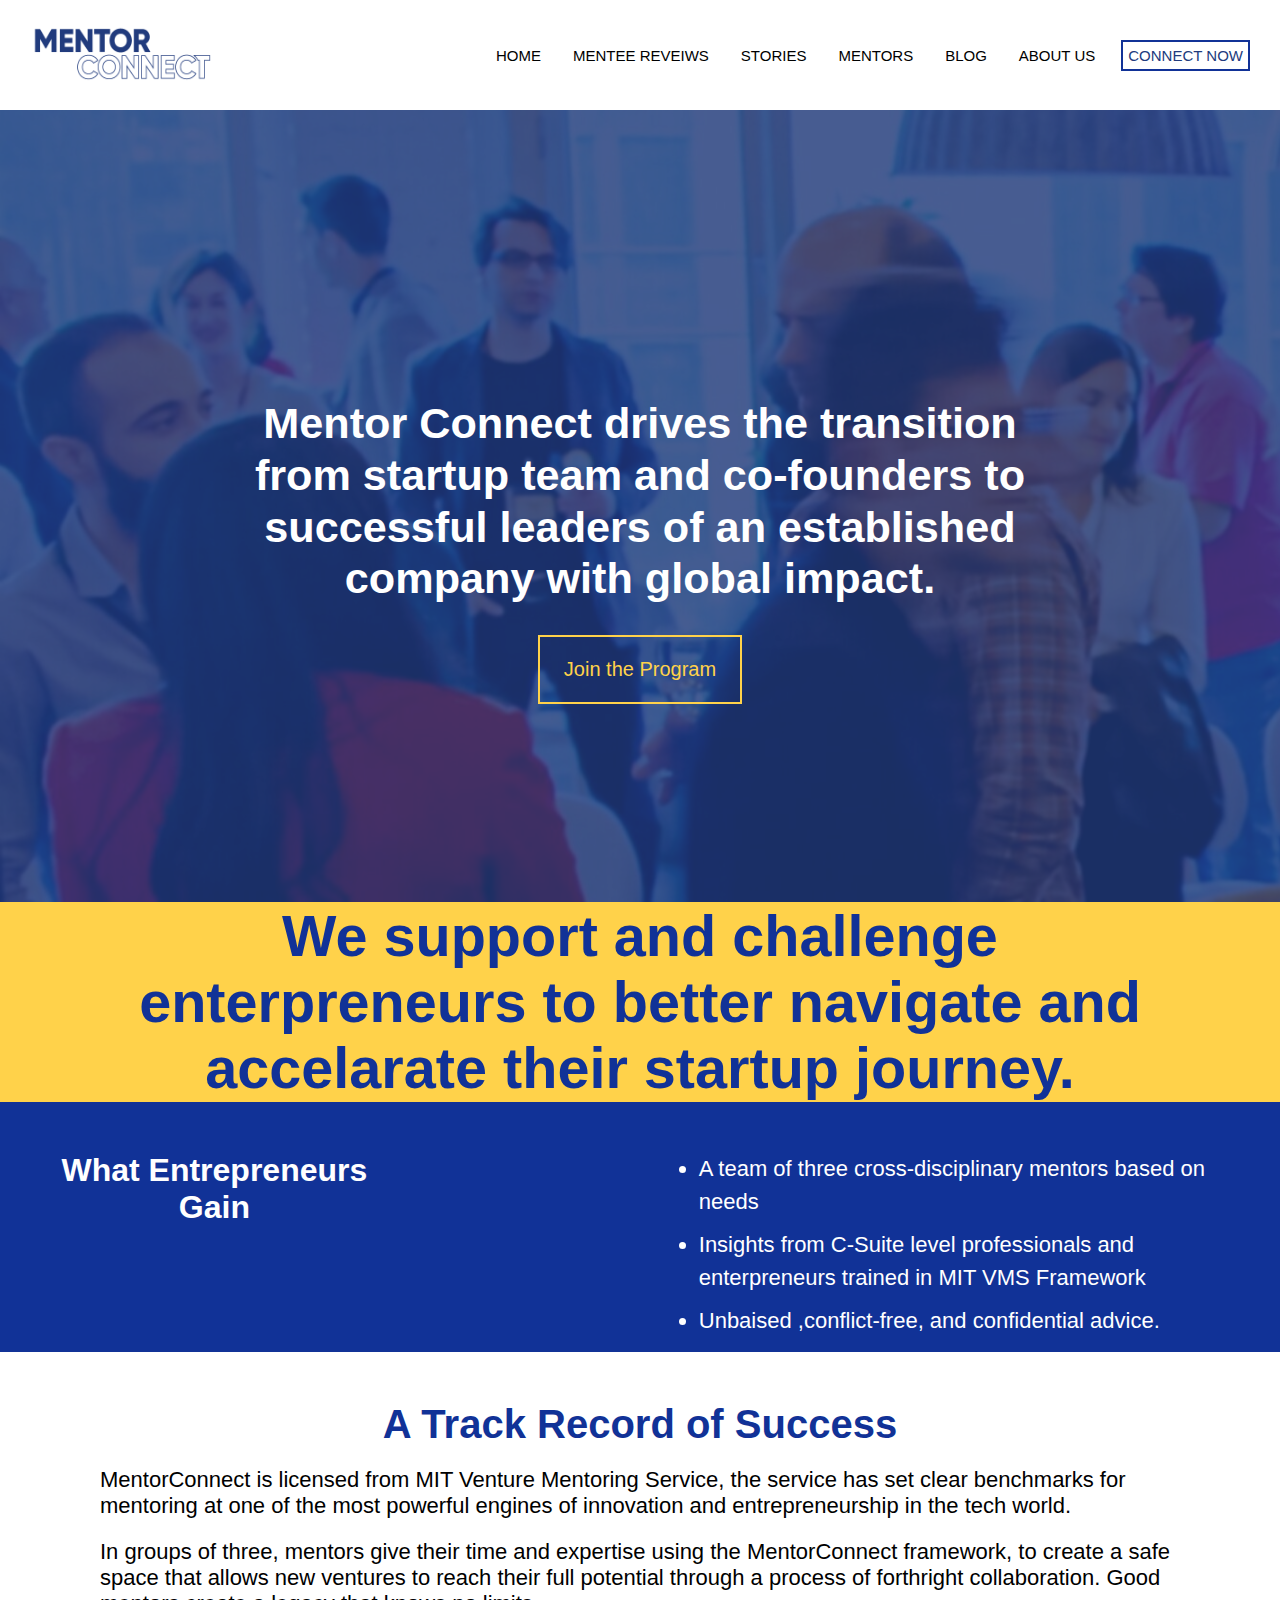
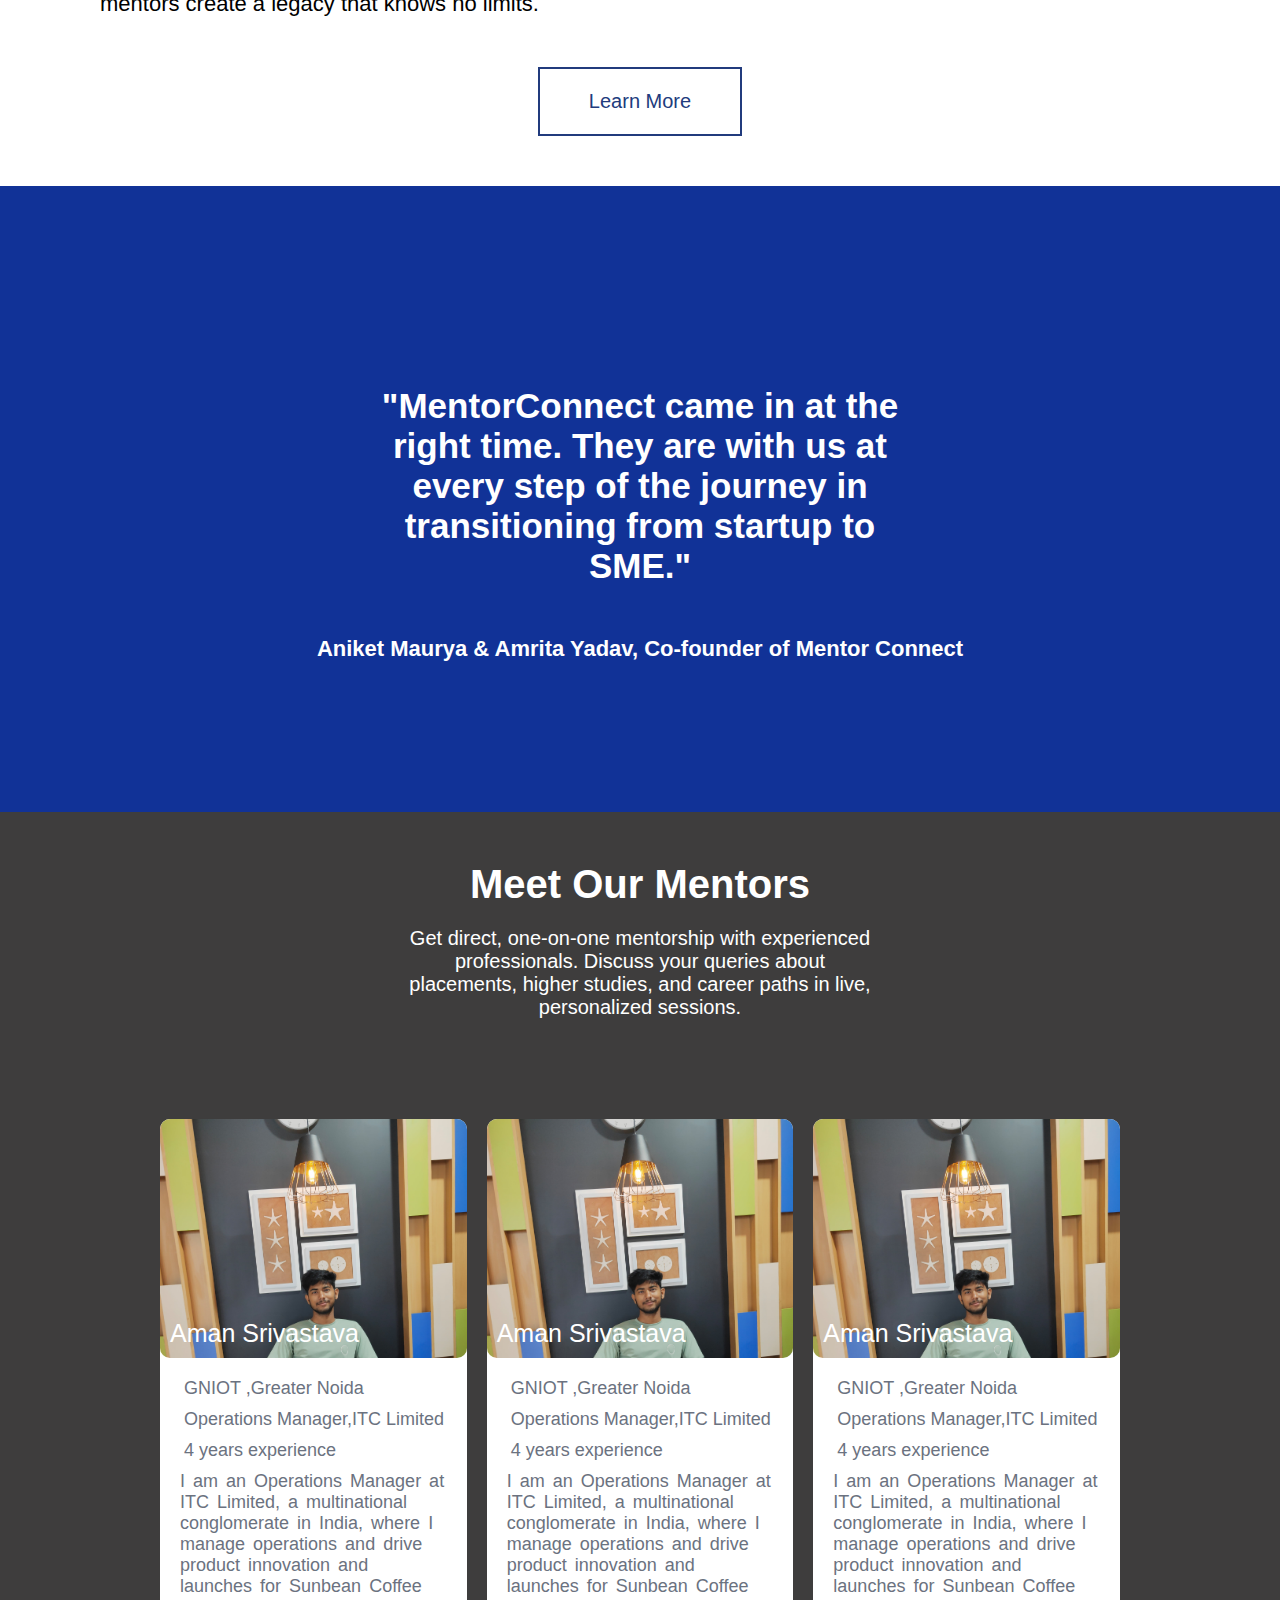
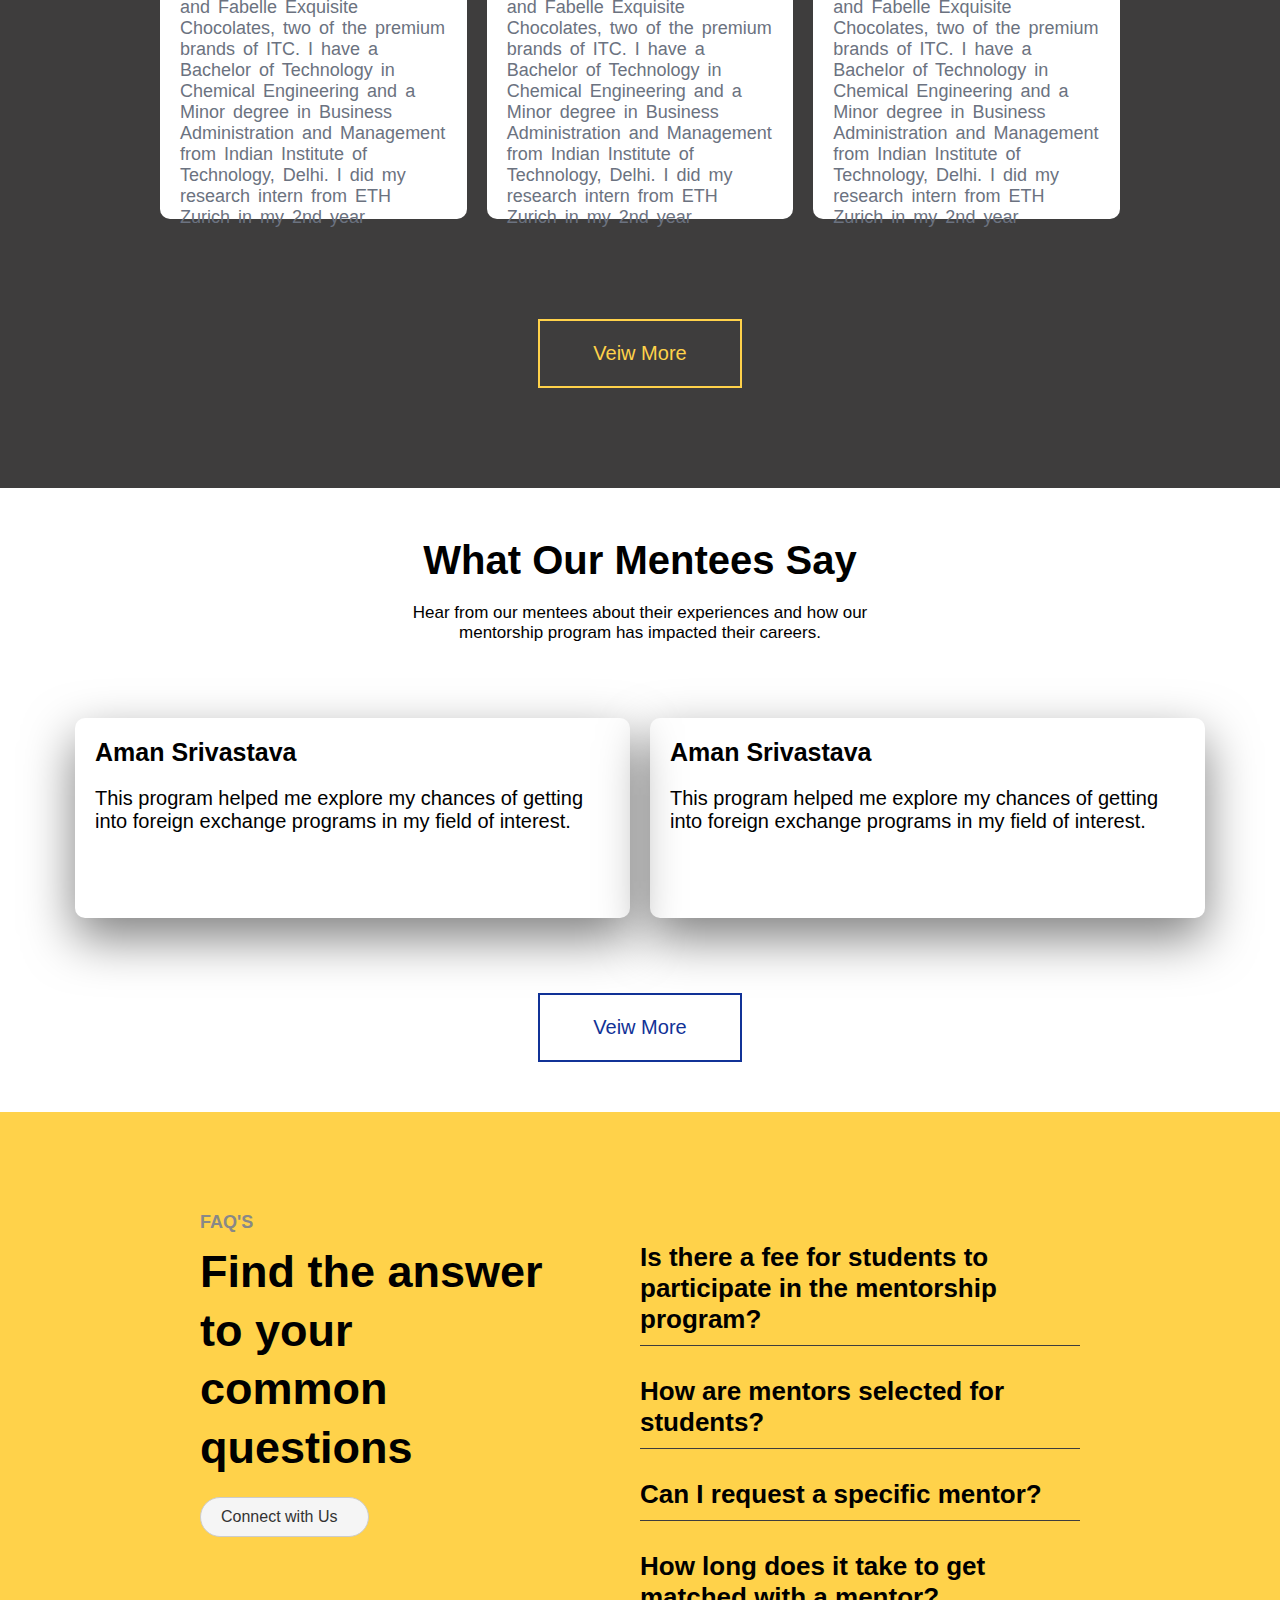
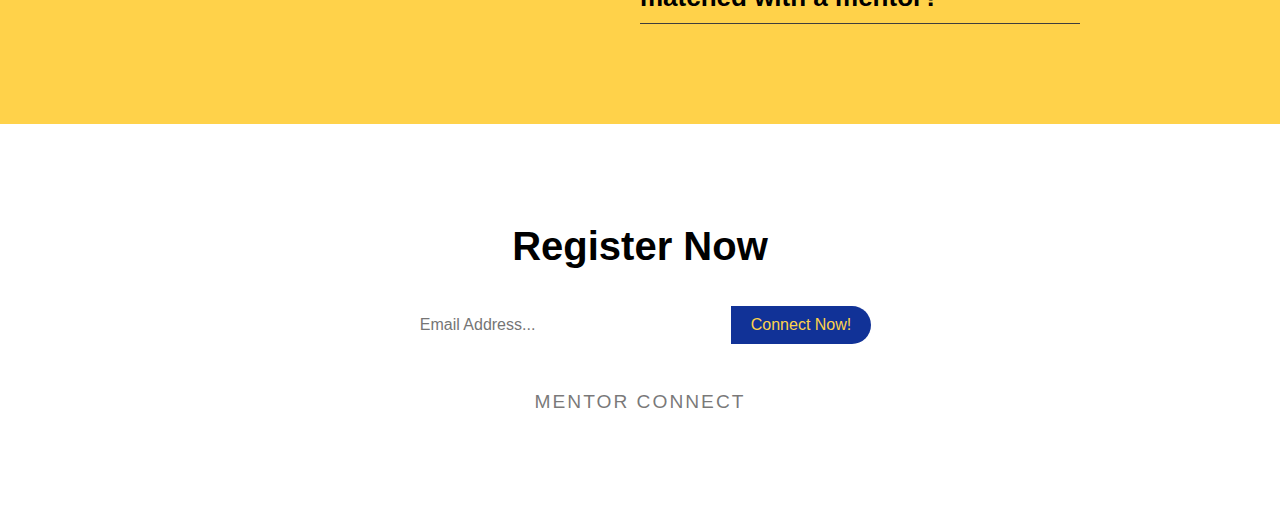
<file: index.html>
<!DOCTYPE html>
<html lang="en">
<head>
    <meta charset="UTF-8">
    <meta name="viewport" content="width=device-width, initial-scale=1.0">
    <title>Mentor Connect</title>
    <link rel="stylesheet" href="style.css" class="css">
    <link href="App/Images/logo.png">
    <link rel="stylesheet" href="https://cdnjs.cloudflare.com/ajax/libs/font-awesome/6.7.1/css/all.min.css" integrity="sha512-5Hs3dF2AEPkpNAR7UiOHba+lRSJNeM2ECkwxUIxC1Q/FLycGTbNapWXB4tP889k5T5Ju8fs4b1P5z/iB4nMfSQ==" crossorigin="anonymous" referrerpolicy="no-referrer" />
</head>
<body>
            <header>
            <div class="header">
                <div class="logoSection">
                    <div class="logo"><img src="App/Images/logo.png" height="60px" width="180px";></div>
                </div>
                <div class="rightSection">
                    <div class="headerOptions">
                        <ul class="headList">
                            <li class="items"><a href="#">HOME</a></li>
                            <li class="items"><a href="App/mentee.html">MENTEE REVEIWS</a></li>
                            <li class="items"><a href="App/stories.html">STORIES</a></li>
                            <li class="items"><a href="App/mentor.html">MENTORS</a></li>
                            <li class="items"><a href="#">BLOG</a></li>
                            <li class="items"><a href="#">ABOUT US</a></li>
                        </ul>
                    </div>
                    <div class="applySection">
                        <button class="applyButton" onclick="window.location.href='App/contact.html'">CONNECT NOW</button>
                    </div>
                </div>
            </div>
        </header>
            <section class="front">
                <div class="overlay">
                <p class="space"></p>
                    <p class="space"></p>
                <div class="front-content">
                    <h1>
                    Mentor Connect drives the transition from startup team and co-founders to successful leaders of an established company with global impact.</h1>
                </div>
                <div class="join">
                    Join the Program
                </div>
            </div>
            </section>
        <section>
            <div class="frontSupportSection">
                <h1>We support and challenge enterpreneurs to better navigate and accelarate their startup journey.</h1>
            </div>
            <div class="frontGainSection">
                <h4> What Entrepreneurs Gain</h4>
                <ul>
                    <li>A team of three cross-disciplinary mentors based on needs</li>
                    <li>Insights from C-Suite level professionals and enterpreneurs trained in MIT VMS Framework</li>
                    <li>Unbaised ,conflict-free, and confidential advice.</li>
                </ul>
            </div>
        </section>
        <section>
            <div class="recordSuccsess">
                <h2>A Track Record of Success</h2>
                <p>MentorConnect is licensed from MIT Venture Mentoring Service, the service has set clear benchmarks for mentoring at one of the most powerful engines of innovation and entrepreneurship in the tech world. </p>
                <P>In groups of three, mentors give their time and expertise using the MentorConnect framework, to create a safe space that allows new ventures to reach their full potential through a process of forthright collaboration. Good mentors create a legacy that knows no limits.</P>
            </div>
            <div class="veiwMore">
                 Learn More
            </div>
        </section>
        <section class="coFounderThought">
            <h1>"MentorConnect came in at the right time. They are with us at every step of the journey in transitioning from startup to SME."</h1>
            <h2>Aniket Maurya & Amrita Yadav, Co-founder of Mentor Connect</h2>
        </section>
        <section class="mentorSection">
            <div class="mentorHead">
                <h1>Meet Our Mentors</h1>
                <p>Get direct, one-on-one mentorship with experienced professionals. Discuss your queries about placements, higher studies, and career paths in live, personalized sessions.</p>
            </div>
            <div class="mentor">
                <div class="mentorCard">
                    <div class="mentorImage">
                        <span>Aman Srivastava</span>
                    </div>
                    <div class="mentorDetail">
                        <p class="headerInfo"><i class="fa-solid fa-graduation-cap"></i>
                        GNIOT ,Greater Noida</p>
                        <p class="headerInfo"><i class="fa-solid fa-suitcase"></i>
                        Operations Manager,ITC Limited</p>
                        <p class="headerInfo"><i class="fa-regular fa-clock"></i>
                        4 years experience</p>
                        <p class="detailInfo">I am an Operations Manager at ITC Limited, a multinational conglomerate in India, where I manage operations and drive product innovation and launches for Sunbean Coffee and Fabelle Exquisite Chocolates, two of the premium brands of ITC. I have a Bachelor of Technology in Chemical Engineering and a Minor degree in Business Administration and Management from Indian Institute of Technology, Delhi. I did my research intern from ETH Zurich in my 2nd year</p>
                    </div>
                </div>
                <div class="mentorCard">
                    <div class="mentorImage">
                        <span>Aman Srivastava</span>
                    </div>
                    <div class="mentorDetail">
                        <p class="headerInfo"><i class="fa-solid fa-graduation-cap"></i>
                        GNIOT ,Greater Noida</p>
                        <p class="headerInfo"><i class="fa-solid fa-suitcase"></i>
                        Operations Manager,ITC Limited</p>
                        <p class="headerInfo"><i class="fa-regular fa-clock"></i>
                        4 years experience</p>
                        <p class="detailInfo">I am an Operations Manager at ITC Limited, a multinational conglomerate in India, where I manage operations and drive product innovation and launches for Sunbean Coffee and Fabelle Exquisite Chocolates, two of the premium brands of ITC. I have a Bachelor of Technology in Chemical Engineering and a Minor degree in Business Administration and Management from Indian Institute of Technology, Delhi. I did my research intern from ETH Zurich in my 2nd year</p>
                    </div>
                </div>
                <div class="mentorCard">
                    <div class="mentorImage">
                        <span>Aman Srivastava</span>
                    </div>
                    <div class="mentorDetail">
                        <p class="headerInfo"><i class="fa-solid fa-graduation-cap"></i>
                        GNIOT ,Greater Noida</p>
                        <p class="headerInfo"><i class="fa-solid fa-suitcase"></i>
                        Operations Manager,ITC Limited</p>
                        <p class="headerInfo"><i class="fa-regular fa-clock"></i>
                        4 years experience</p>
                        <p class="detailInfo">I am an Operations Manager at ITC Limited, a multinational conglomerate in India, where I manage operations and drive product innovation and launches for Sunbean Coffee and Fabelle Exquisite Chocolates, two of the premium brands of ITC. I have a Bachelor of Technology in Chemical Engineering and a Minor degree in Business Administration and Management from Indian Institute of Technology, Delhi. I did my research intern from ETH Zurich in my 2nd year</p>
                    </div>
                </div>
            </div>
            <div class="veiwMoreMentor">
                Veiw More
            </div>
    </section>

    <section class="menteeSection">
        <div class="menteeHead">
            <h1>What Our Mentees Say</h1>
            <p>Hear from our mentees about their experiences and how our mentorship program has impacted their careers.</p>
        </div>
        <div class="menteeFeedback">
            <div class="feedbackCard">
                <h1>
                    Aman Srivastava
                </h1>
                <p>This program helped me explore my chances of getting into foreign exchange programs in my field of interest.</p>
            </div>
            <div class="feedbackCard">
                <h1>
                    Aman Srivastava
                </h1>
                <p>This program helped me explore my chances of getting into foreign exchange programs in my field of interest.</p>
            </div>
        </div>
        <div class="veiwMoreMentee">
            Veiw More
        </div>
    </section>

    <section class="faq-section">
        <div class="faq-left">
          <h2>FAQ's</h2>
          <h1>Find the answer to your common questions</h1>
          <button class="connect-btn">
            <span>Connect with Us</span>
            <i class="fa-regular fa-comment"></i>
          </button>
        </div>
        <div class="faq-right">
          <ul>
            <li>Is there a fee for students to participate in the mentorship program?</li>
            <li>How are mentors selected for students?</li>
            <li>Can I request a specific mentor?</li>
            <li>How long does it take to get matched with a mentor?</li>
          </ul>
        </div>
      </section>

      <section class="register">
        <h1>Register Now</h1>
        <div class="registerform">
            <input type="email" placeholder="Email Address..." class="email-input">
            <button class="connect-button">Connect Now!</button>
        </div>
        <p class="footer-text">MENTOR CONNECT</p>
    </section>
</body>
</html>
</file>
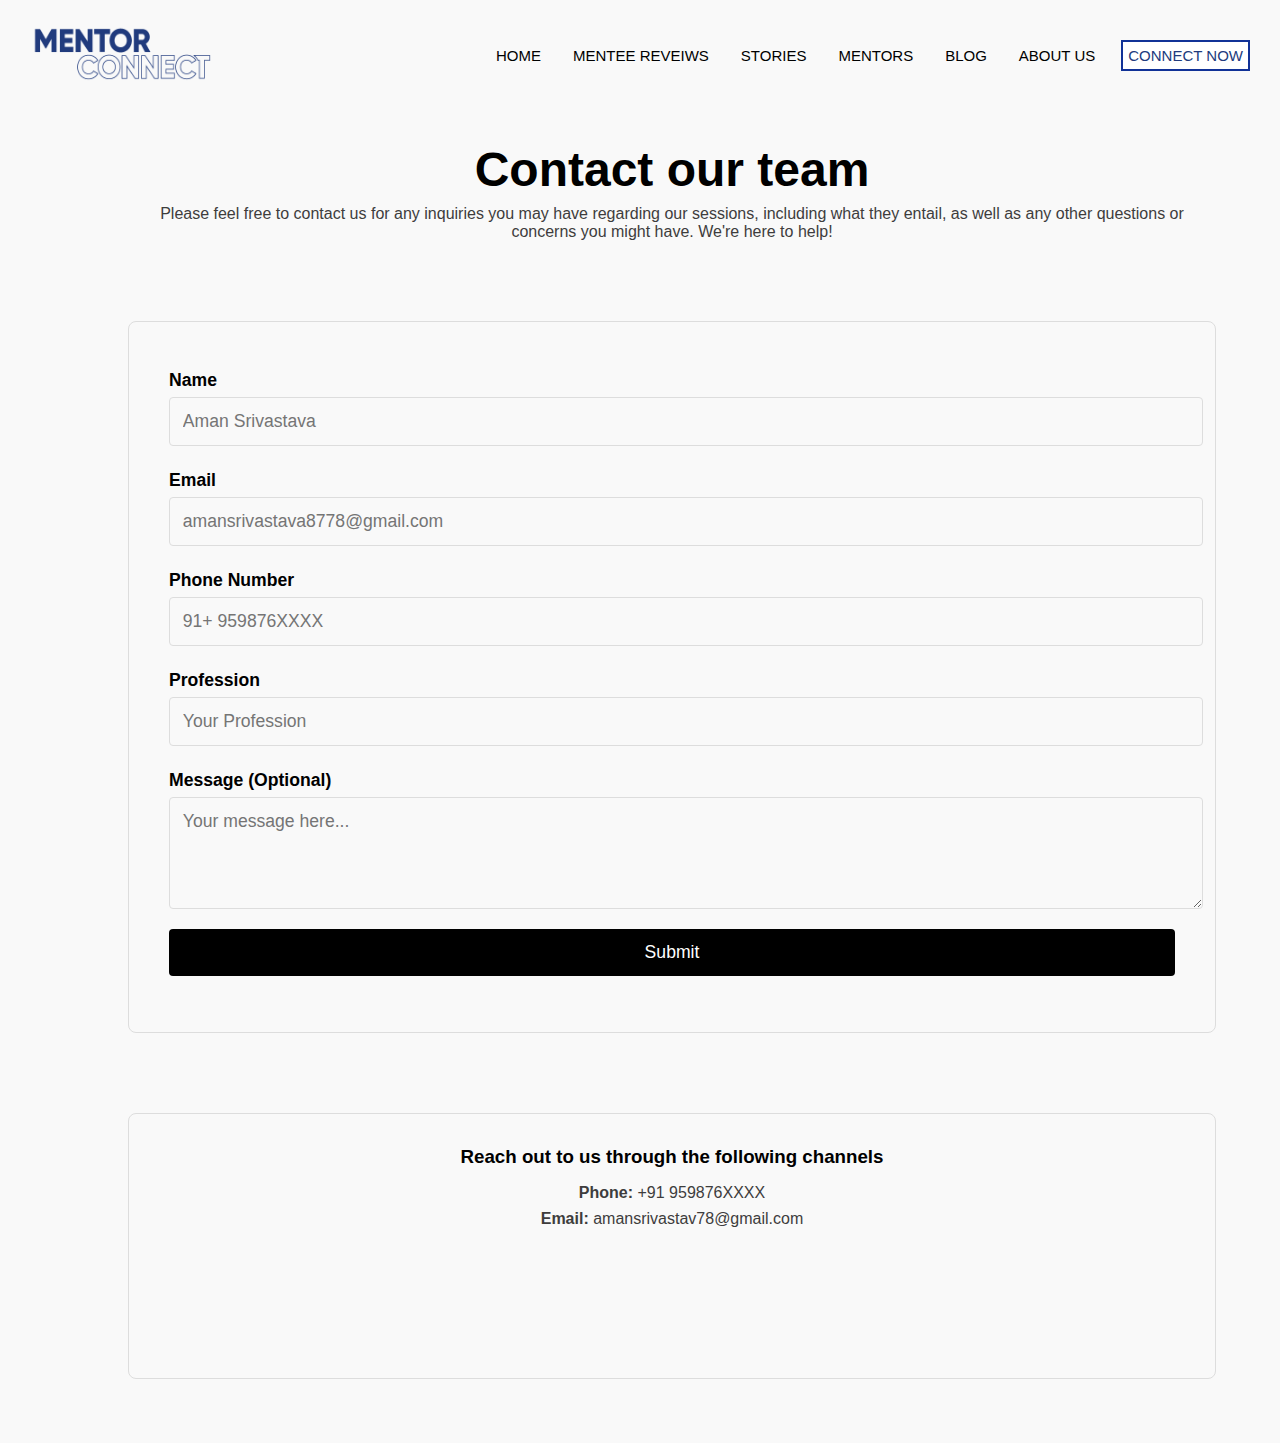
<file: App/contact.html>
<!DOCTYPE html>
<html lang="en">
<head>
  <meta charset="UTF-8">
  <meta name="viewport" content="width=device-width, initial-scale=1.0">
  <title>Contact Our Team</title>
  <link rel="stylesheet" href="contact.css">
</head>
<body>
    <header>
        <div class="header">
            <div class="logoSection">
                <div class="logo"><img src="Images/logo.png" height="60px" width="180px";></div>
            </div>
            <div class="rightSection">
                <div class="headerOptions">
                    <ul class="headList">
                        <li class="items"><a href="../index.html">HOME</a></li>
                        <li class="items"><a href="#">MENTEE REVEIWS</a></li>
                        <li class="items"><a href="stories.html">STORIES</a></li>
                        <li class="items"><a href="mentor.html">MENTORS</a></li>
                        <li class="items"><a href="#">BLOG</a></li>
                        <li class="items"><a href="#">ABOUT US</a></li>
                    </ul>
                </div>
                <div class="applySection">
                    <button class="applyButton" onclick="window.location.href='contact.html'">CONNECT NOW</button>
                </div>
            </div>
        </div>
    </header> 
    <div class="container">
        <h1>Contact our team</h1>
        <p>
        Please feel free to contact us for any inquiries you may have regarding our sessions, 
        including what they entail, as well as any other questions or concerns you might have. 
        We're here to help!
        </p>
        <div class="contact-section">
        <form class="contact-form">
            <label for="name">Name</label>
            <input type="text" id="name" placeholder="Aman Srivastava" required>
            
            <label for="email">Email</label>
            <input type="email" id="email" placeholder="amansrivastava8778@gmail.com" required>
            
            <label for="phone">Phone Number</label>
            <input type="tel" id="phone" placeholder="91+ 959876XXXX" required>
            
            <label for="profession">Profession</label>
            <input type="text" id="profession" placeholder="Your Profession">
            
            <label for="message">Message (Optional)</label>
            <textarea id="message" rows="4" placeholder="Your message here..."></textarea>
            
            <button type="submit">Submit</button>
        </form>
        
        <div class="contact-info">
            <h3>Reach out to us through the following channels</h3>
            <p><strong>Phone:</strong> +91 959876XXXX</p>
            <p><strong>Email:</strong> amansrivastav78@gmail.com</p>
        </div>
        </div>
    </div>
</body>
</html>
</file>
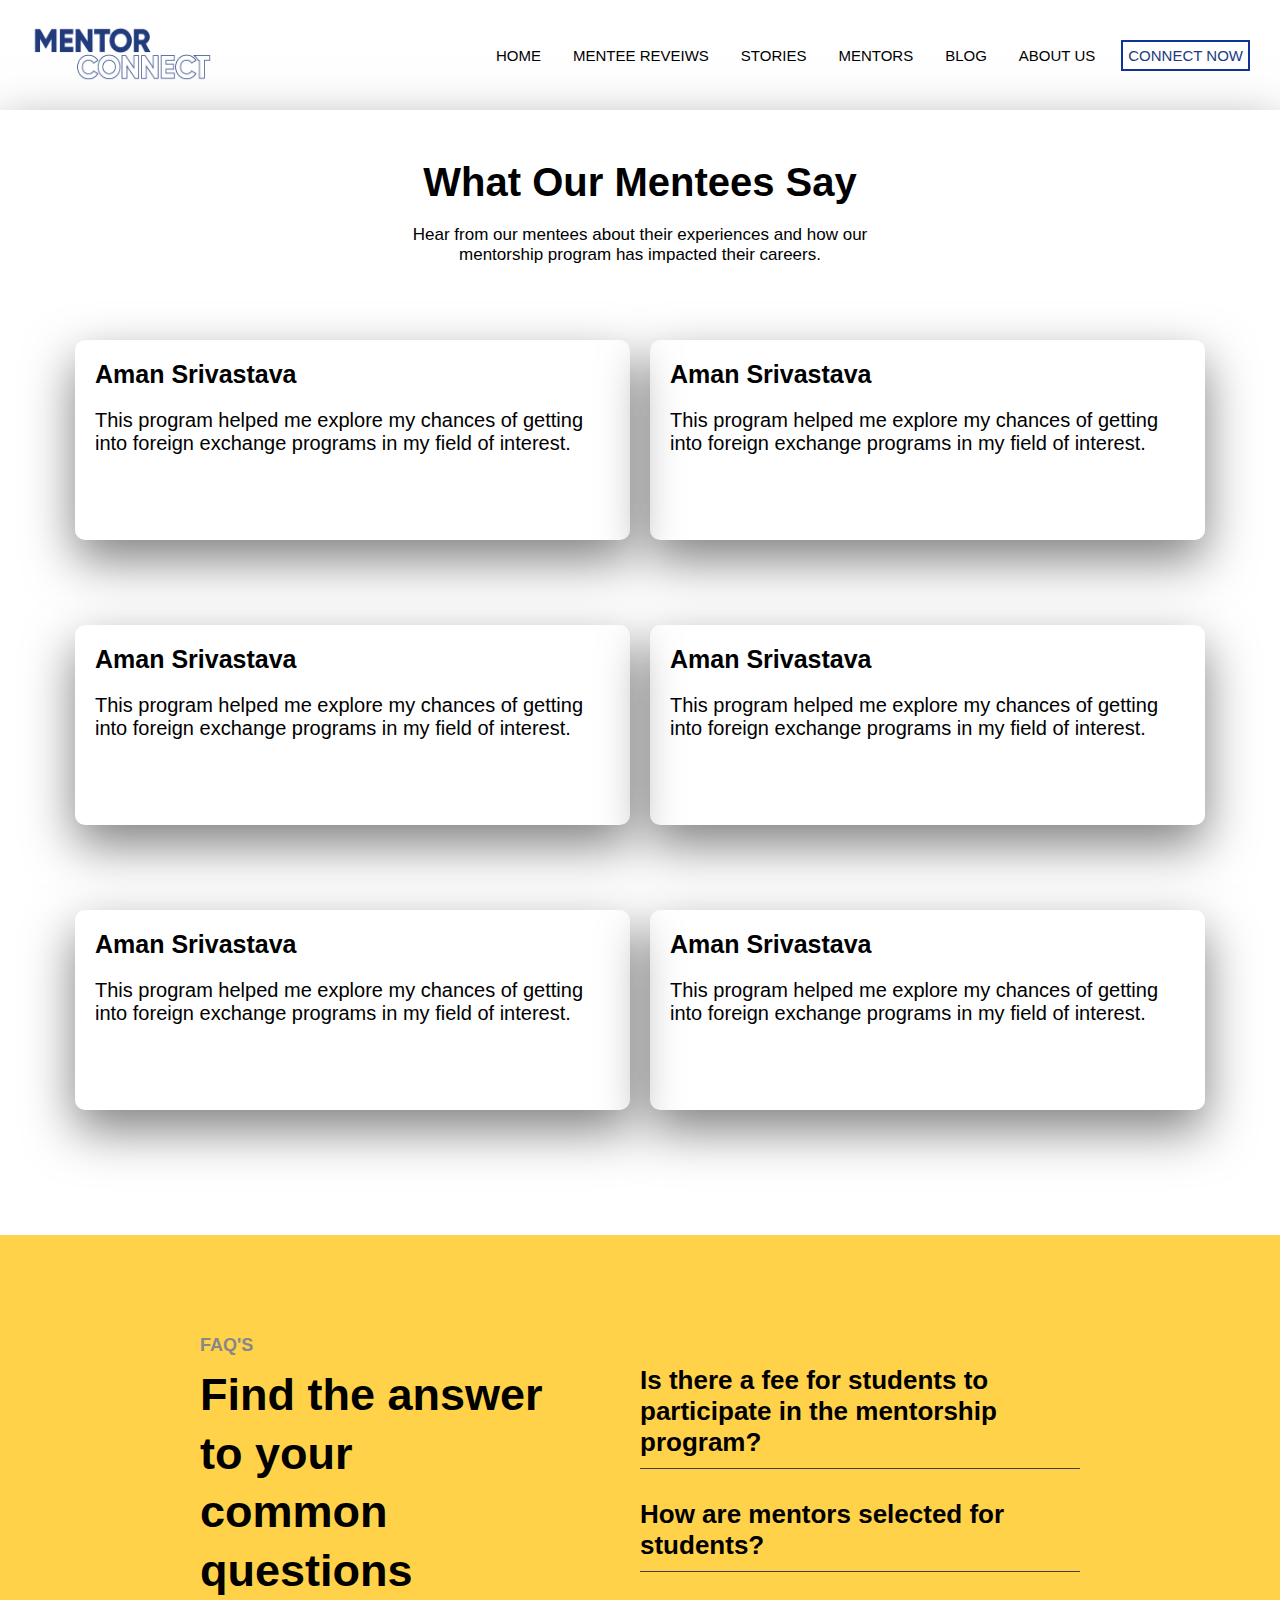
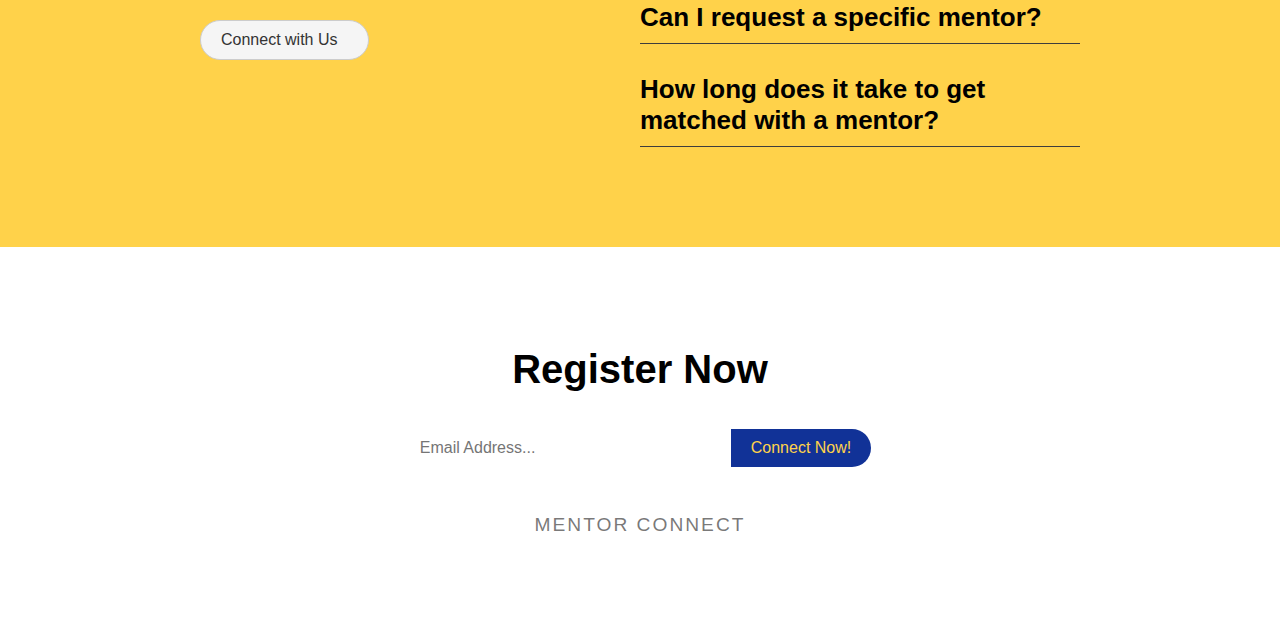
<file: App/mentee.html>
<!DOCTYPE html>
<html lang="en">
<head>
    <meta charset="UTF-8">
    <meta name="viewport" content="width=device-width, initial-scale=1.0">
    <title>Mentor Connect</title>
    <link rel="stylesheet" href="mentee.css" class="css">
    <link rel="stylesheet" href="https://cdnjs.cloudflare.com/ajax/libs/font-awesome/6.7.1/css/all.min.css" integrity="sha512-5Hs3dF2AEPkpNAR7UiOHba+lRSJNeM2ECkwxUIxC1Q/FLycGTbNapWXB4tP889k5T5Ju8fs4b1P5z/iB4nMfSQ==" crossorigin="anonymous" referrerpolicy="no-referrer" />
</head>
<body>
    <header>
            <div class="header">
                <div class="logoSection">
                    <div class="logo"><img src="Images/logo.png" height="60px" width="180px";></div>
                </div>
                <div class="rightSection">
                    <div class="headerOptions">
                        <ul class="headList">
                            <li class="items"><a href="../index.html">HOME</a></li>
                            <li class="items"><a href="#">MENTEE REVEIWS</a></li>
                            <li class="items"><a href="stories.html">STORIES</a></li>
                            <li class="items"><a href="mentor.html">MENTORS</a></li>
                            <li class="items"><a href="#">BLOG</a></li>
                            <li class="items"><a href="#">ABOUT US</a></li>
                        </ul>
                    </div>
                    <div class="applySection">
                        <button class="applyButton" onclick="window.location.href='contact.html'">CONNECT NOW</button>
                    </div>
                </div>
            </div>
    </header>
    <section class="menteeSection">
        <div class="menteeHead">
            <h1>What Our Mentees Say</h1>
            <p>Hear from our mentees about their experiences and how our mentorship program has impacted their careers.</p>
        </div>
        <div class="menteeFeedback">
            <div class="feedbackCard">
                <h1>
                    Aman Srivastava
                </h1>
                <p>This program helped me explore my chances of getting into foreign exchange programs in my field of interest.</p>
            </div>
            <div class="feedbackCard">
                <h1>
                    Aman Srivastava
                </h1>
                <p>This program helped me explore my chances of getting into foreign exchange programs in my field of interest.</p>
            </div>
        </div>
        <div class="menteeFeedback">
            <div class="feedbackCard">
                <h1>
                    Aman Srivastava
                </h1>
                <p>This program helped me explore my chances of getting into foreign exchange programs in my field of interest.</p>
            </div>
            <div class="feedbackCard">
                <h1>
                    Aman Srivastava
                </h1>
                <p>This program helped me explore my chances of getting into foreign exchange programs in my field of interest.</p>
            </div>
        </div>
        <div class="menteeFeedback">
            <div class="feedbackCard">
                <h1>
                    Aman Srivastava
                </h1>
                <p>This program helped me explore my chances of getting into foreign exchange programs in my field of interest.</p>
            </div>
            <div class="feedbackCard">
                <h1>
                    Aman Srivastava
                </h1>
                <p>This program helped me explore my chances of getting into foreign exchange programs in my field of interest.</p>
            </div>
        </div>
    </section>

    <section class="faq-section">
        <div class="faq-left">
          <h2>FAQ's</h2>
          <h1>Find the answer to your common questions</h1>
          <button class="connect-btn">
            <span>Connect with Us</span>
            <i class="fa-regular fa-comment"></i>
          </button>
        </div>
        <div class="faq-right">
          <ul>
            <li>Is there a fee for students to participate in the mentorship program?</li>
            <li>How are mentors selected for students?</li>
            <li>Can I request a specific mentor?</li>
            <li>How long does it take to get matched with a mentor?</li>
          </ul>
        </div>
      </section>

      <section class="register">
        <h1>Register Now</h1>
        <div class="registerform">
            <input type="email" placeholder="Email Address..." class="email-input">
            <button class="connect-button">Connect Now!</button>
        </div>
        <p class="footer-text">MENTOR CONNECT</p>
    </section>
</body>
</html>
</file>
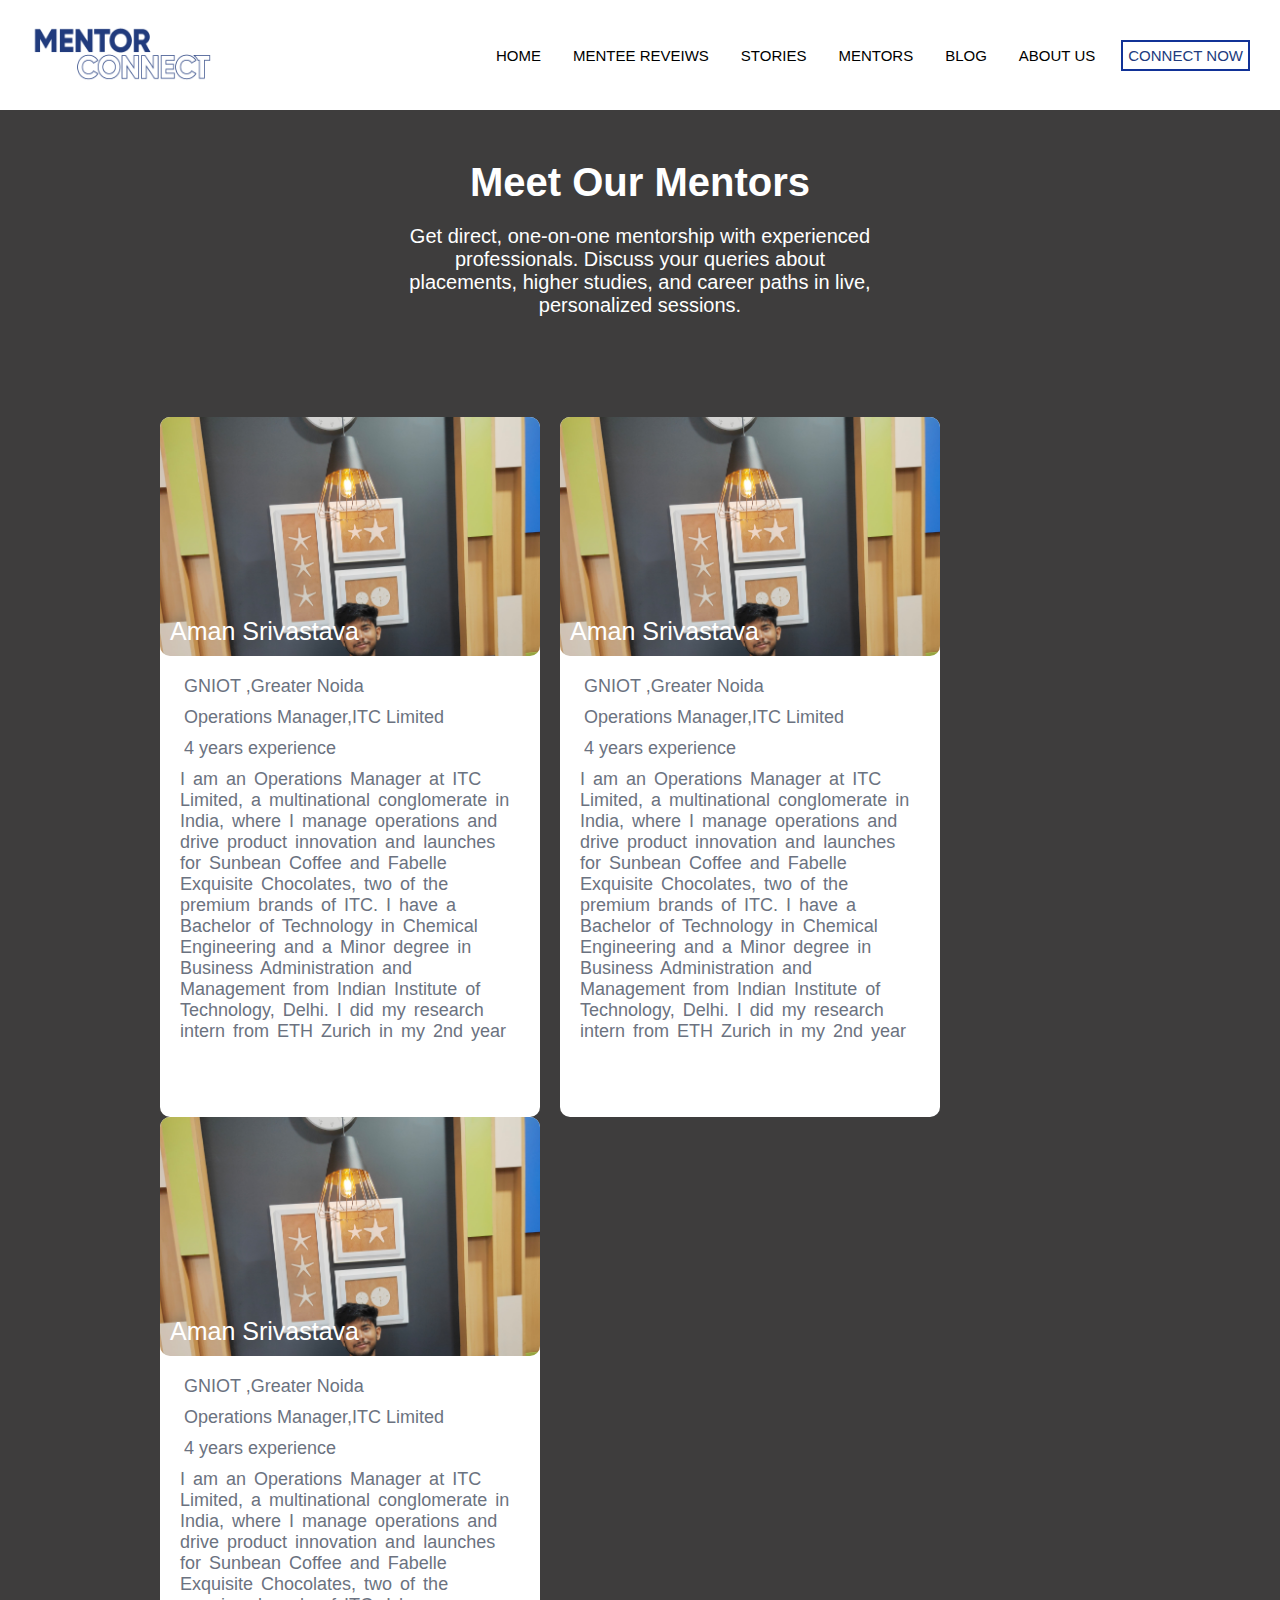
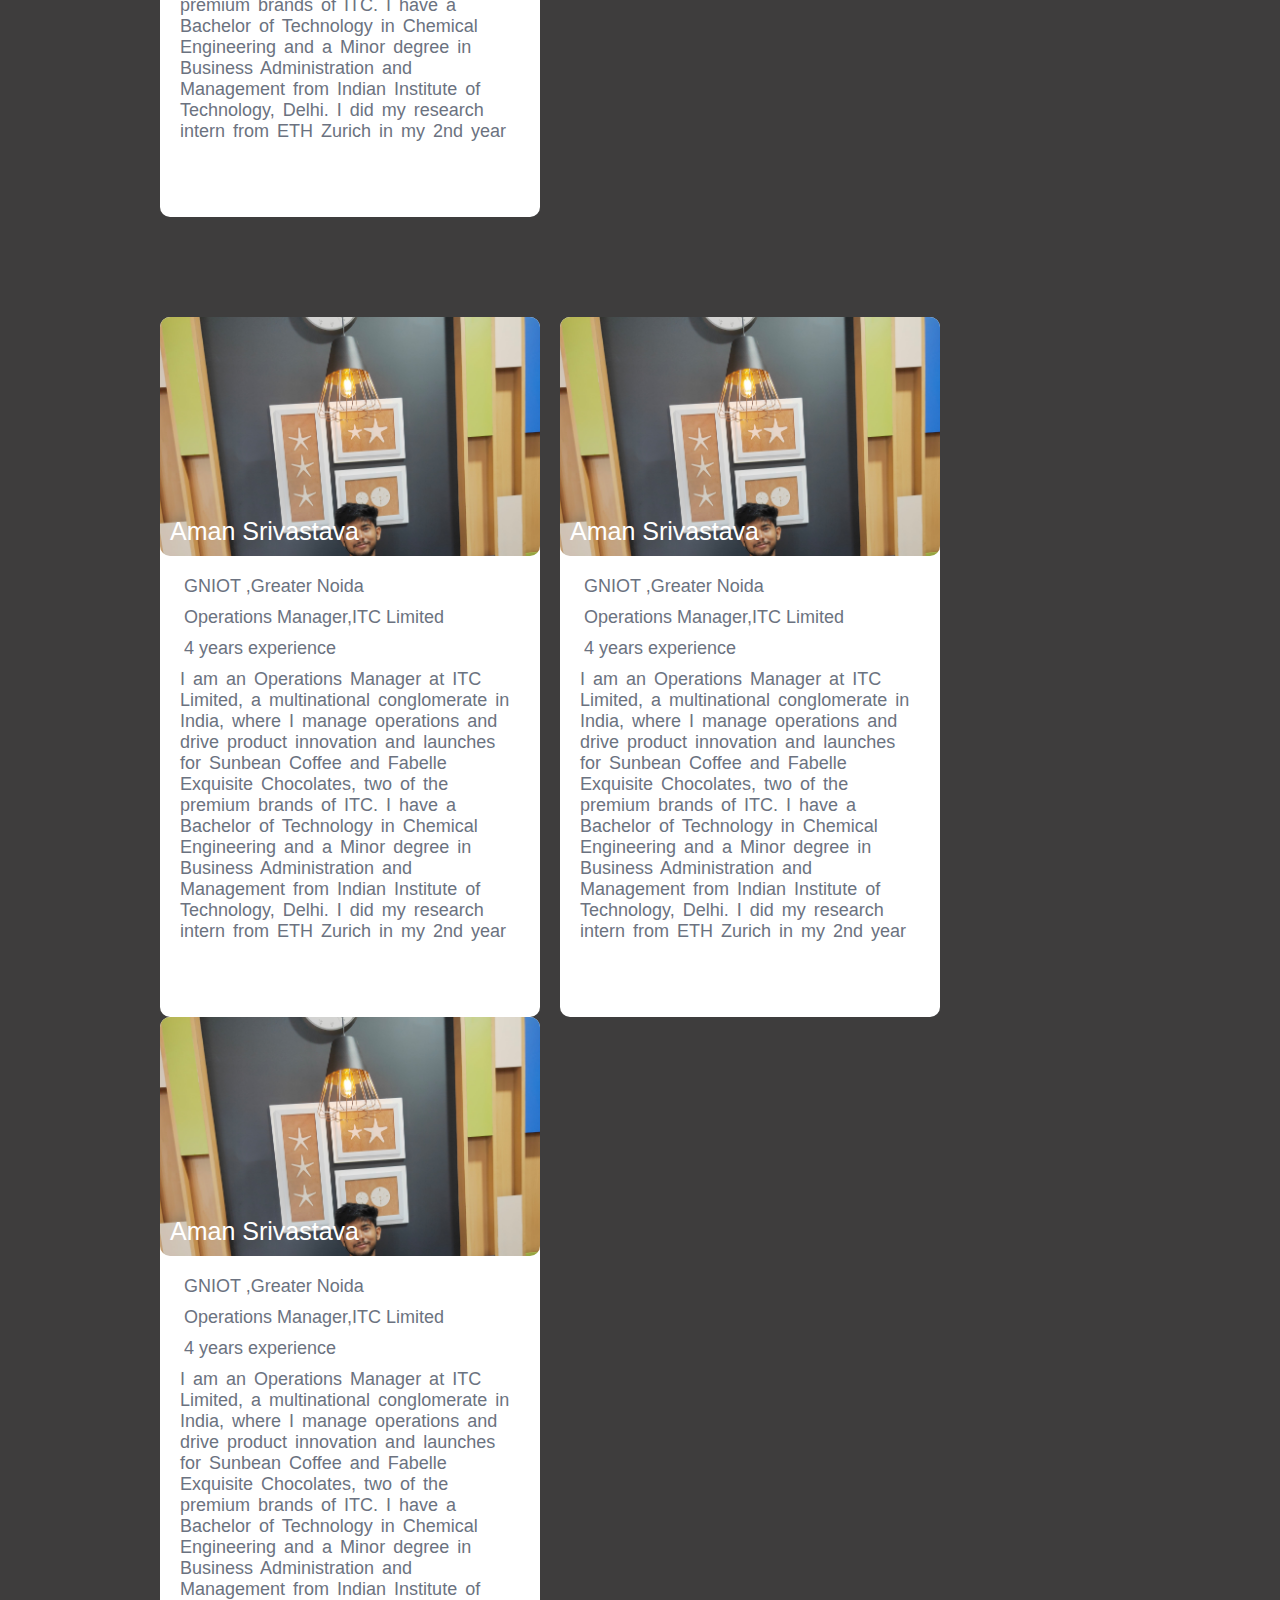
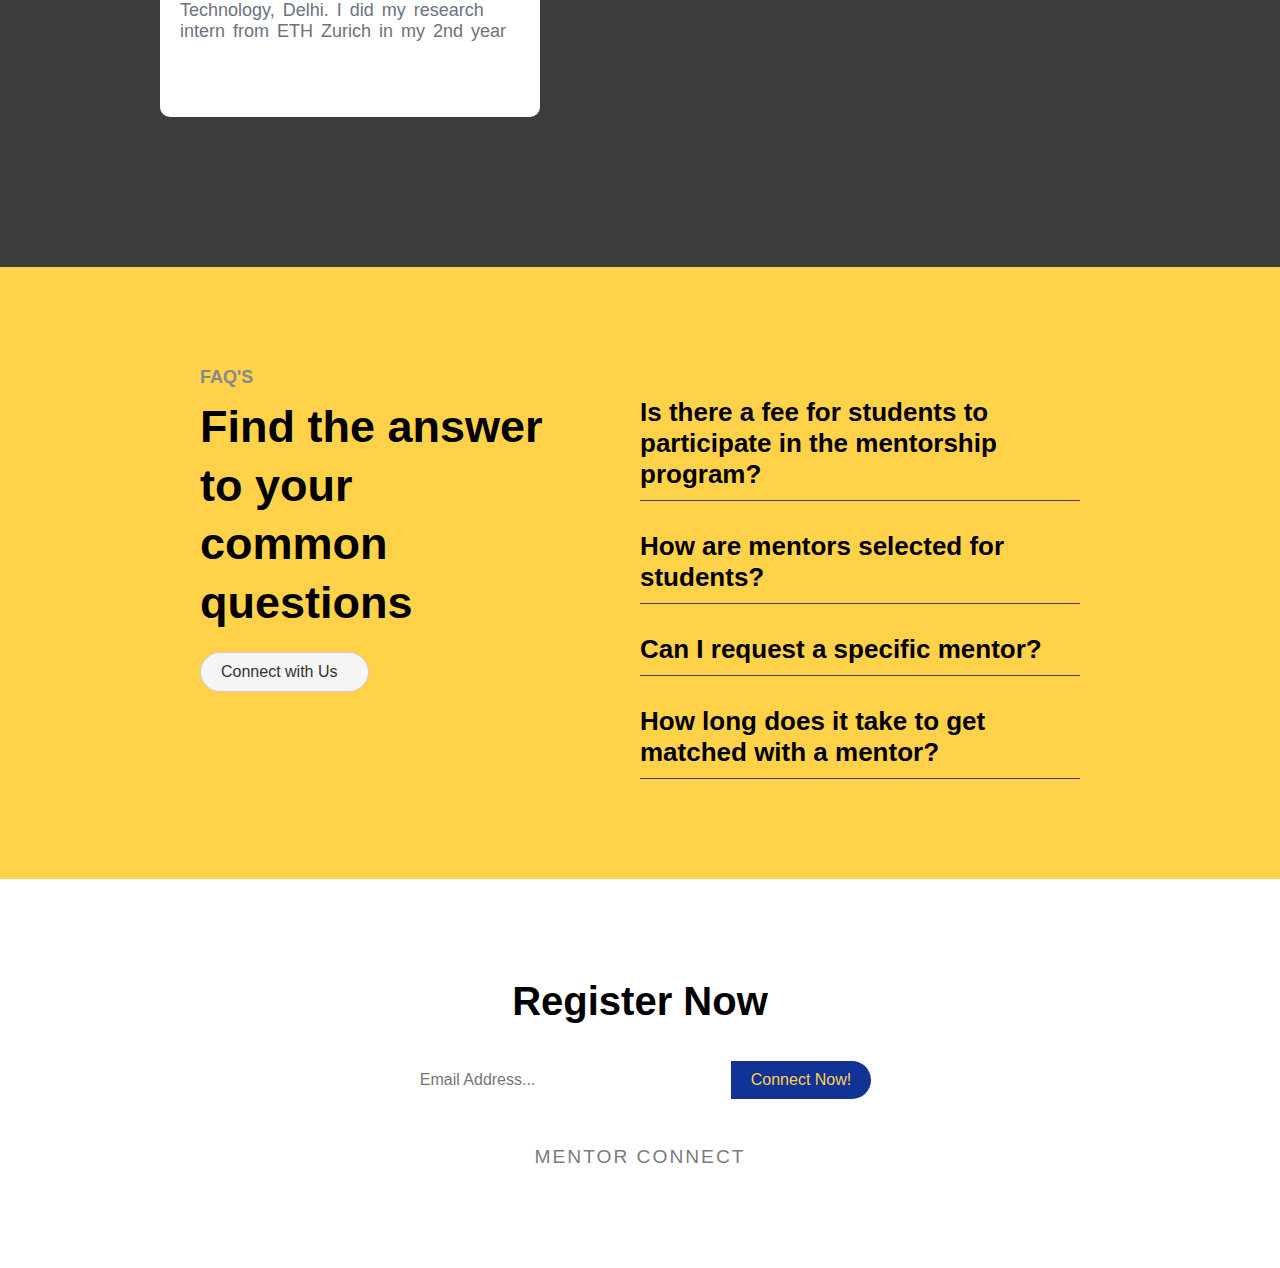
<file: App/mentor.html>
<!DOCTYPE html>
<html lang="en">
<head>
    <meta charset="UTF-8">
    <meta name="viewport" content="width=device-width, initial-scale=1.0">
    <title>Mentor Connect</title>
    <link rel="stylesheet" href="mentor.css" class="css">
    <link rel="stylesheet" href="https://cdnjs.cloudflare.com/ajax/libs/font-awesome/6.7.1/css/all.min.css" integrity="sha512-5Hs3dF2AEPkpNAR7UiOHba+lRSJNeM2ECkwxUIxC1Q/FLycGTbNapWXB4tP889k5T5Ju8fs4b1P5z/iB4nMfSQ==" crossorigin="anonymous" referrerpolicy="no-referrer" />
</head>
<body>
    <header>
            <div class="header">
                <div class="logoSection">
                    <div class="logo"><img src="Images/logo.png" height="60px" width="180px";></div>
                </div>
                <div class="rightSection">
                    <div class="headerOptions">
                        <ul class="headList">
                            <li class="items"><a href="../index.html">HOME</a></li>
                            <li class="items"><a href="mentee.html">MENTEE REVEIWS</a></li>
                            <li class="items"><a href="stories.html">STORIES</a></li>
                            <li class="items"><a href="mentor.html">MENTORS</a></li>
                            <li class="items"><a href="#">BLOG</a></li>
                            <li class="items"><a href="#">ABOUT US</a></li>
                        </ul>
                    </div>
                    <div class="applySection">
                        <button class="applyButton" onclick="window.location.href='contact.html'">CONNECT NOW</button>
                    </div>
                </div>
            </div>
    </header>
    <section class="mentorSection">
            <div class="mentorHead">
                <h1>Meet Our Mentors</h1>
                <p>Get direct, one-on-one mentorship with experienced professionals. Discuss your queries about placements, higher studies, and career paths in live, personalized sessions.</p>
            </div>
            <div class="mentor">
                <div class="mentorCard">
                    <div class="mentorImage">
                        <span>Aman Srivastava</span>
                    </div>
                    <div class="mentorDetail">
                        <p class="headerInfo"><i class="fa-solid fa-graduation-cap"></i>
                        GNIOT ,Greater Noida</p>
                        <p class="headerInfo"><i class="fa-solid fa-suitcase"></i>
                        Operations Manager,ITC Limited</p>
                        <p class="headerInfo"><i class="fa-regular fa-clock"></i>
                        4 years experience</p>
                        <p class="detailInfo">I am an Operations Manager at ITC Limited, a multinational conglomerate in India, where I manage operations and drive product innovation and launches for Sunbean Coffee and Fabelle Exquisite Chocolates, two of the premium brands of ITC. I have a Bachelor of Technology in Chemical Engineering and a Minor degree in Business Administration and Management from Indian Institute of Technology, Delhi. I did my research intern from ETH Zurich in my 2nd year</p>
                    </div>
                </div>
                <div class="mentorCard">
                    <div class="mentorImage">
                        <span>Aman Srivastava</span>
                    </div>
                    <div class="mentorDetail">
                        <p class="headerInfo"><i class="fa-solid fa-graduation-cap"></i>
                        GNIOT ,Greater Noida</p>
                        <p class="headerInfo"><i class="fa-solid fa-suitcase"></i>
                        Operations Manager,ITC Limited</p>
                        <p class="headerInfo"><i class="fa-regular fa-clock"></i>
                        4 years experience</p>
                        <p class="detailInfo">I am an Operations Manager at ITC Limited, a multinational conglomerate in India, where I manage operations and drive product innovation and launches for Sunbean Coffee and Fabelle Exquisite Chocolates, two of the premium brands of ITC. I have a Bachelor of Technology in Chemical Engineering and a Minor degree in Business Administration and Management from Indian Institute of Technology, Delhi. I did my research intern from ETH Zurich in my 2nd year</p>
                    </div>
                </div>
                <div class="mentorCard">
                    <div class="mentorImage">
                        <span>Aman Srivastava</span>
                    </div>
                    <div class="mentorDetail">
                        <p class="headerInfo"><i class="fa-solid fa-graduation-cap"></i>
                        GNIOT ,Greater Noida</p>
                        <p class="headerInfo"><i class="fa-solid fa-suitcase"></i>
                        Operations Manager,ITC Limited</p>
                        <p class="headerInfo"><i class="fa-regular fa-clock"></i>
                        4 years experience</p>
                        <p class="detailInfo">I am an Operations Manager at ITC Limited, a multinational conglomerate in India, where I manage operations and drive product innovation and launches for Sunbean Coffee and Fabelle Exquisite Chocolates, two of the premium brands of ITC. I have a Bachelor of Technology in Chemical Engineering and a Minor degree in Business Administration and Management from Indian Institute of Technology, Delhi. I did my research intern from ETH Zurich in my 2nd year</p>
                    </div>
                </div>
            </div>
            <div class="mentor">
                <div class="mentorCard">
                    <div class="mentorImage">
                        <span>Aman Srivastava</span>
                    </div>
                    <div class="mentorDetail">
                        <p class="headerInfo"><i class="fa-solid fa-graduation-cap"></i>
                        GNIOT ,Greater Noida</p>
                        <p class="headerInfo"><i class="fa-solid fa-suitcase"></i>
                        Operations Manager,ITC Limited</p>
                        <p class="headerInfo"><i class="fa-regular fa-clock"></i>
                        4 years experience</p>
                        <p class="detailInfo">I am an Operations Manager at ITC Limited, a multinational conglomerate in India, where I manage operations and drive product innovation and launches for Sunbean Coffee and Fabelle Exquisite Chocolates, two of the premium brands of ITC. I have a Bachelor of Technology in Chemical Engineering and a Minor degree in Business Administration and Management from Indian Institute of Technology, Delhi. I did my research intern from ETH Zurich in my 2nd year</p>
                    </div>
                </div>
                <div class="mentorCard">
                    <div class="mentorImage">
                        <span>Aman Srivastava</span>
                    </div>
                    <div class="mentorDetail">
                        <p class="headerInfo"><i class="fa-solid fa-graduation-cap"></i>
                        GNIOT ,Greater Noida</p>
                        <p class="headerInfo"><i class="fa-solid fa-suitcase"></i>
                        Operations Manager,ITC Limited</p>
                        <p class="headerInfo"><i class="fa-regular fa-clock"></i>
                        4 years experience</p>
                        <p class="detailInfo">I am an Operations Manager at ITC Limited, a multinational conglomerate in India, where I manage operations and drive product innovation and launches for Sunbean Coffee and Fabelle Exquisite Chocolates, two of the premium brands of ITC. I have a Bachelor of Technology in Chemical Engineering and a Minor degree in Business Administration and Management from Indian Institute of Technology, Delhi. I did my research intern from ETH Zurich in my 2nd year</p>
                    </div>
                </div>
                <div class="mentorCard">
                    <div class="mentorImage">
                        <span>Aman Srivastava</span>
                    </div>
                    <div class="mentorDetail">
                        <p class="headerInfo"><i class="fa-solid fa-graduation-cap"></i>
                        GNIOT ,Greater Noida</p>
                        <p class="headerInfo"><i class="fa-solid fa-suitcase"></i>
                        Operations Manager,ITC Limited</p>
                        <p class="headerInfo"><i class="fa-regular fa-clock"></i>
                        4 years experience</p>
                        <p class="detailInfo">I am an Operations Manager at ITC Limited, a multinational conglomerate in India, where I manage operations and drive product innovation and launches for Sunbean Coffee and Fabelle Exquisite Chocolates, two of the premium brands of ITC. I have a Bachelor of Technology in Chemical Engineering and a Minor degree in Business Administration and Management from Indian Institute of Technology, Delhi. I did my research intern from ETH Zurich in my 2nd year</p>
                    </div>
                </div>
            </div>
    </section>
    <section class="faq-section">
        <div class="faq-left">
          <h2>FAQ's</h2>
          <h1>Find the answer to your common questions</h1>
          <button class="connect-btn">
            <span>Connect with Us</span>
            <i class="fa-regular fa-comment"></i>
          </button>
        </div>
        <div class="faq-right">
          <ul>
            <li>Is there a fee for students to participate in the mentorship program?</li>
            <li>How are mentors selected for students?</li>
            <li>Can I request a specific mentor?</li>
            <li>How long does it take to get matched with a mentor?</li>
          </ul>
        </div>
      </section>

      <section class="register">
        <h1>Register Now</h1>
        <div class="registerform">
            <input type="email" placeholder="Email Address..." class="email-input">
            <button class="connect-button">Connect Now!</button>
        </div>
        <p class="footer-text">MENTOR CONNECT</p>
    </section>
</body>
</html>
</file>
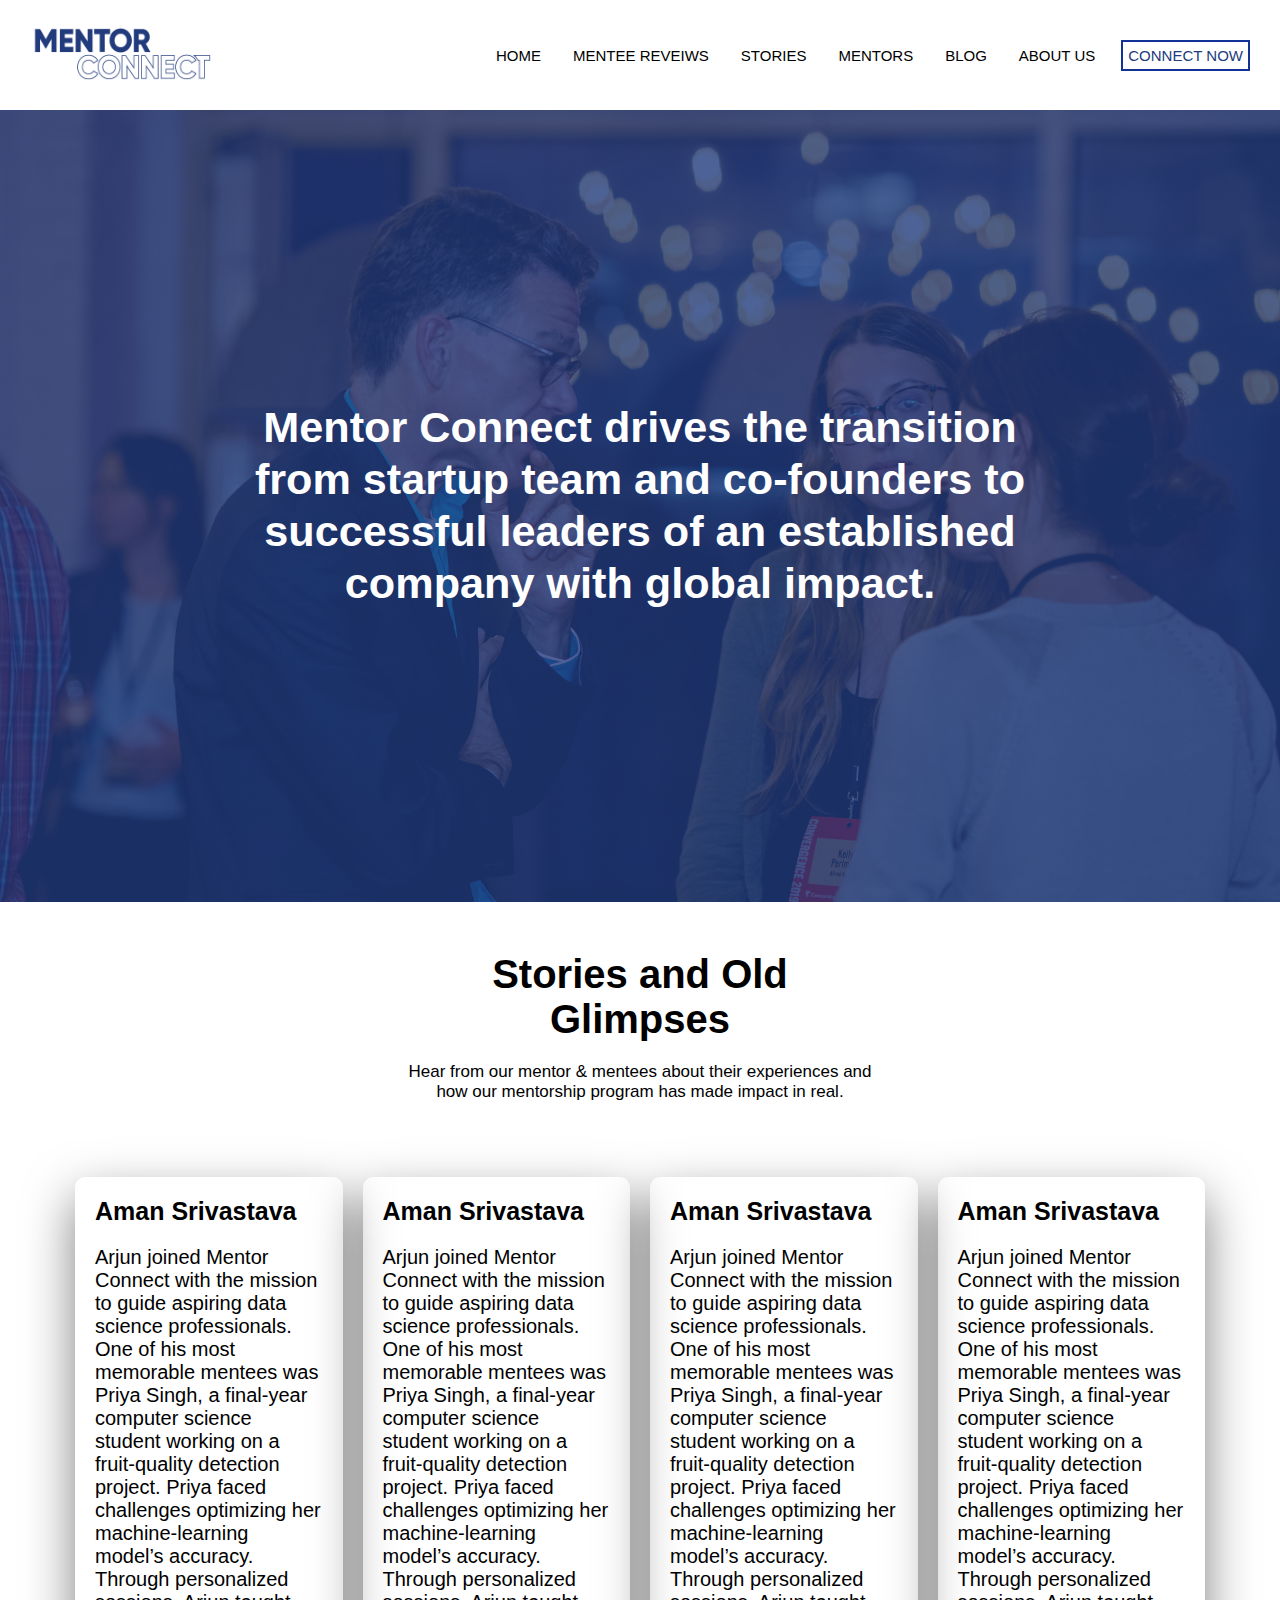
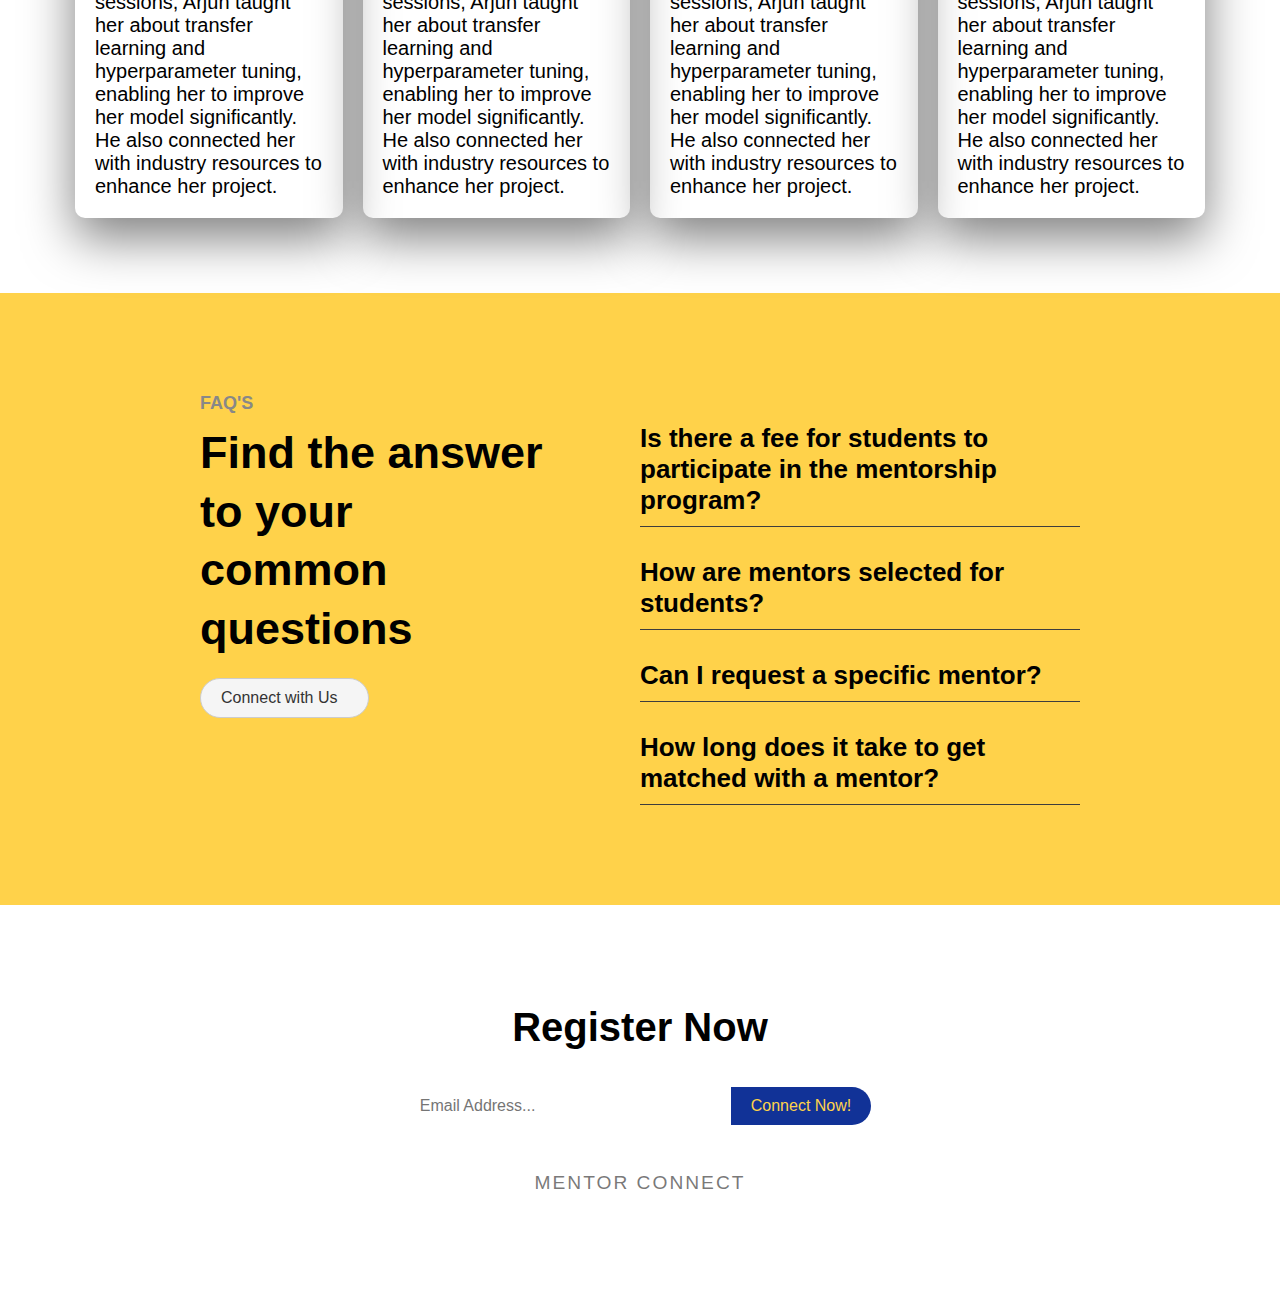
<file: App/stories.html>
<!DOCTYPE html>
<html lang="en">
<head>
    <meta charset="UTF-8">
    <meta name="viewport" content="width=device-width, initial-scale=1.0">
    <title>Mentor Connect</title>
    <link rel="stylesheet" href="stories.css" class="css">
    <link rel="stylesheet" href="https://cdnjs.cloudflare.com/ajax/libs/font-awesome/6.7.1/css/all.min.css" integrity="sha512-5Hs3dF2AEPkpNAR7UiOHba+lRSJNeM2ECkwxUIxC1Q/FLycGTbNapWXB4tP889k5T5Ju8fs4b1P5z/iB4nMfSQ==" crossorigin="anonymous" referrerpolicy="no-referrer" />
</head>
<body>
    <header>
        <div class="header">
            <div class="logoSection">
                <div class="logo"><img src="Images/logo.png" height="60px" width="180px";></div>
            </div>
            <div class="rightSection">
                <div class="headerOptions">
                    <ul class="headList">
                        <li class="items"><a href="../index.html">HOME</a></li>
                        <li class="items"><a href="mentee.html">MENTEE REVEIWS</a></li>
                        <li class="items"><a href="stories.html">STORIES</a></li>
                        <li class="items"><a href="mentor.html">MENTORS</a></li>
                        <li class="items"><a href="#">BLOG</a></li>
                        <li class="items"><a href="#">ABOUT US</a></li>
                    </ul>
                </div>
                <div class="applySection">
                    <button class="applyButton" onclick="window.location.href='contact.html'">CONNECT NOW</button>
                </div>
            </div>
        </div>
    </header>
    <section class="front">
    <div class="overlay">
        <div class="front-content">
            <h1>
            Mentor Connect drives the transition from startup team and co-founders to successful leaders of an established company with global impact.</h1>
        </div>
    </div>
</section>
<section class="menteeSection">
    <div class="menteeHead"> 
        <h1>Stories and Old Glimpses</h1>
        <p>Hear from our mentor & mentees about their experiences and how our mentorship program has made impact in real.</p>
    </div>
    <div class="menteeFeedback">
        <div class="feedbackCard">
            <h1>Aman Srivastava</h1>
            <p>Arjun joined Mentor Connect with the mission to guide aspiring data science professionals. One of his most memorable mentees was Priya Singh, a final-year computer science student working on a fruit-quality detection project. Priya faced challenges optimizing her machine-learning model’s accuracy.

            Through personalized sessions, Arjun taught her about transfer learning and hyperparameter tuning, enabling her to improve her model significantly. He also connected her with industry resources to enhance her project.
            </p>
        </div>
        <div class="feedbackCard">
            <h1>Aman Srivastava</h1>
            <p>Arjun joined Mentor Connect with the mission to guide aspiring data science professionals. One of his most memorable mentees was Priya Singh, a final-year computer science student working on a fruit-quality detection project. Priya faced challenges optimizing her machine-learning model’s accuracy.

            Through personalized sessions, Arjun taught her about transfer learning and hyperparameter tuning, enabling her to improve her model significantly. He also connected her with industry resources to enhance her project.
            </p>
        </div>
        <div class="feedbackCard">
            <h1>Aman Srivastava</h1>
            <p>Arjun joined Mentor Connect with the mission to guide aspiring data science professionals. One of his most memorable mentees was Priya Singh, a final-year computer science student working on a fruit-quality detection project. Priya faced challenges optimizing her machine-learning model’s accuracy.

            Through personalized sessions, Arjun taught her about transfer learning and hyperparameter tuning, enabling her to improve her model significantly. He also connected her with industry resources to enhance her project.
            </p>
        </div>
        <div class="feedbackCard">
            <h1>Aman Srivastava</h1>
            <p>Arjun joined Mentor Connect with the mission to guide aspiring data science professionals. One of his most memorable mentees was Priya Singh, a final-year computer science student working on a fruit-quality detection project. Priya faced challenges optimizing her machine-learning model’s accuracy.

            Through personalized sessions, Arjun taught her about transfer learning and hyperparameter tuning, enabling her to improve her model significantly. He also connected her with industry resources to enhance her project.
            </p>
        </div>
    </div>
</section>
<section class="faq-section">
    <div class="faq-left">
      <h2>FAQ's</h2>
      <h1>Find the answer to your common questions</h1>
      <button class="connect-btn">
        <span>Connect with Us</span>
        <i class="fa-regular fa-comment"></i>
      </button>
    </div>
    <div class="faq-right">
      <ul>
        <li>Is there a fee for students to participate in the mentorship program?</li>
        <li>How are mentors selected for students?</li>
        <li>Can I request a specific mentor?</li>
        <li>How long does it take to get matched with a mentor?</li>
      </ul>
    </div>
  </section>

  <section class="register">
    <h1>Register Now</h1>
    <div class="registerform">
        <input type="email" placeholder="Email Address..." class="email-input">
        <button class="connect-button">Connect Now!</button>
    </div>
    <p class="footer-text">MENTOR CONNECT</p>
</section>
</body>
</html>
</file>
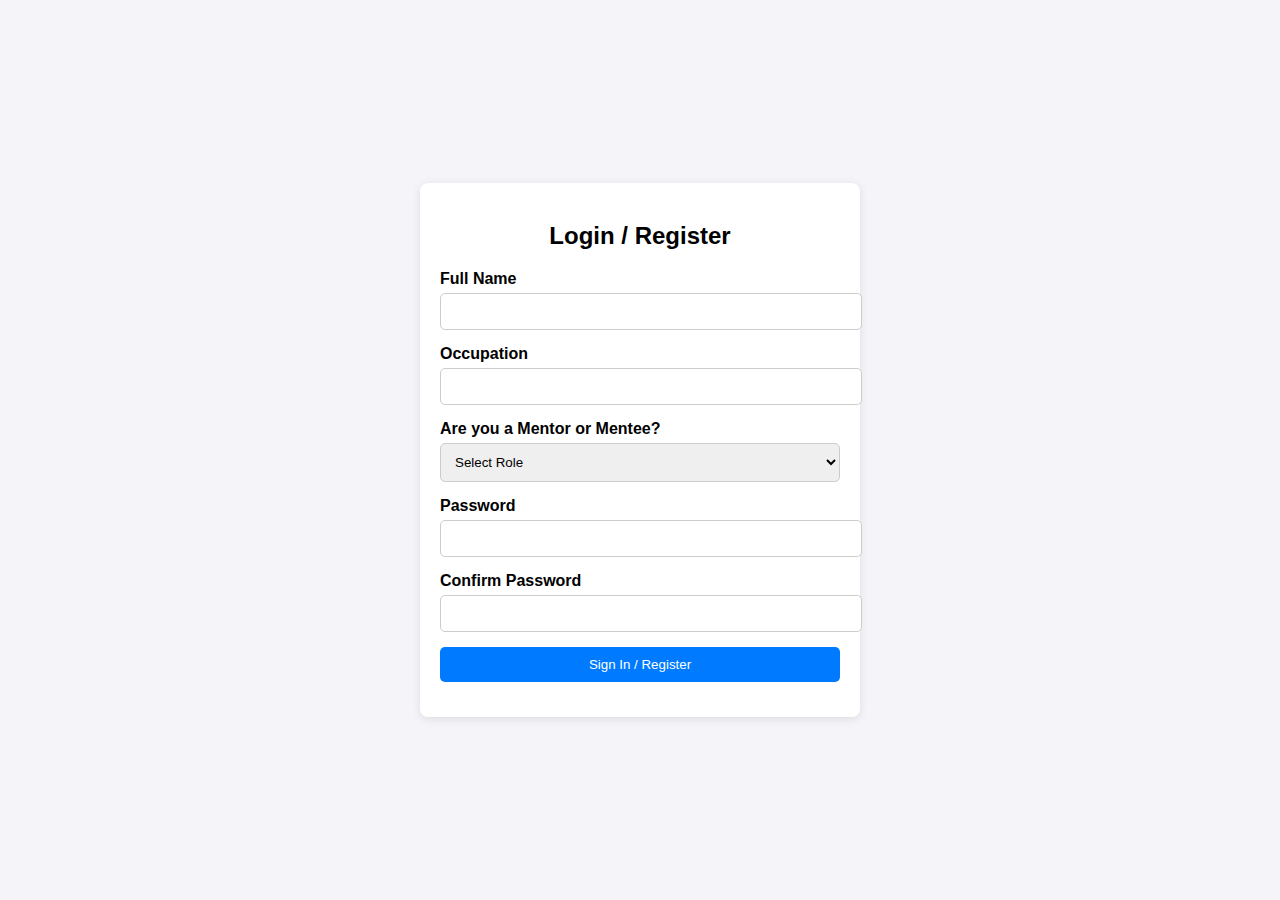
<file: templates/login.html>
<!DOCTYPE html>
<html lang="en">
<head>
    <meta charset="UTF-8">
    <meta name="viewport" content="width=device-width, initial-scale=1.0">
    <title>Login Page</title>
    <style>
        body {
            font-family: Arial, sans-serif;
            background-color: #f4f4f9;
            display: flex;
            justify-content: center;
            align-items: center;
            height: 100vh;
            margin: 0;
        }
        .container {
            background: #fff;
            padding: 20px;
            border-radius: 8px;
            box-shadow: 0 2px 10px rgba(0, 0, 0, 0.1);
            max-width: 400px;
            width: 100%;
        }
        .container h2 {
            text-align: center;
            margin-bottom: 20px;
        }
        .form-group {
            margin-bottom: 15px;
        }
        .form-group label {
            display: block;
            margin-bottom: 5px;
            font-weight: bold;
        }
        .form-group input, .form-group select {
            width: 100%;
            padding: 10px;
            border: 1px solid #ccc;
            border-radius: 5px;
        }
        .form-group input[type="file"] {
            padding: 5px;
        }
        .form-group button {
            width: 100%;
            padding: 10px;
            background: #007BFF;
            color: #fff;
            border: none;
            border-radius: 5px;
            cursor: pointer;
        }
        .form-group button:hover {
            background: #0056b3;
        }
    </style>
</head>
<body>
    <div class="container">
        <h2>Login / Register</h2>
        <form action="/register" method="POST" enctype="multipart/form-data">
            <div class="form-group">
                <label for="fullname">Full Name</label>
                <input type="text" id="fullname" name="fullname" required>
            </div>
            <div class="form-group">
                <label for="occupation">Occupation</label>
                <input type="text" id="occupation" name="occupation" required>
            </div>
            <div class="form-group">
                <label for="role">Are you a Mentor or Mentee?</label>
                <select id="role" name="role" required>
                    <option value="">Select Role</option>
                    <option value="mentor">Mentor</option>
                    <option value="mentee">Mentee</option>
                </select>
            </div>
            <div class="form-group" id="certificate-group" style="display: none;">
                <label for="certificate">Upload Certificate (Mentor Only)</label>
                <input type="file" id="certificate" name="certificate">
            </div>
            <div class="form-group">
                <label for="password">Password</label>
                <input type="password" id="password" name="password" required>
            </div>
            <div class="form-group">
                <label for="confirm_password">Confirm Password</label>
                <input type="password" id="confirm_password" name="confirm_password" required>
            </div>
            <div class="form-group">
                <button type="submit">Sign In / Register</button>
            </div>
        </form>
    </div>

    <script>
        const roleSelect = document.getElementById('role');
        const certificateGroup = document.getElementById('certificate-group');
        
        roleSelect.addEventListener('change', () => {
            if (roleSelect.value === 'mentor') {
                certificateGroup.style.display = 'block';
            } else {
                certificateGroup.style.display = 'none';
            }
        });
    </script>
</body>
</html>
</file>
<file: style.css>
*{  font-family: Arial, sans-serif;
    margin:0;
    padding:0;
}
/* -------------Header-------------- */
.header{
display:flex;
justify-content:space-between;
align-items:center;
padding:20px 30px;
height:70px;
}
.logoSection{
    display:flex;
    align-items:center;
    justify-content:center;  
}
.logo{
    margin:2px;
}
.rightSection{
    display:flex;
    align-items:center;
    justify-content: center;
}
.headerOptions{
    
}
.headList{
    display:flex;
    list-style:none;
    margin:10px;
}
.items{
    padding:8px;
    font-size:15px;
    font-weight:300;
}
.items a{
    text-decoration: none;
    padding:8px;
    font-size:15px;
    font-weight:300;
    color:black;
}
.applySection{

}
.applyButton{
    color:#213b7d;
    text-align:center;
    font-size:15px;
    padding:5px;
    background-color:white;
    border:2px solid #113297;
}
.applyButton:hover{
    background-color:#113297;
    color:white;
    cursor:pointer;
}

/* ------------Landing Page------------- */
.front{
    display:flex;
    flex-direction:column;
    position:relative;
    background-image:url('App/Images/front.jpg');
    background-size: cover;
    height:88vh;
    justify-content: center;
}
.overlay{
    position:absolute;
    background-color:rgba(33, 59, 125,0.8);
    height:88vh;
    display:flex;
    justify-content:center;
    align-items:center;
    flex-direction:column;
}
.front-content{
    display:flex;
    justify-content:center;
    align-items:center;
    text-align:center;
    margin:0 245px;
}
.front-content h1{
    color:white;
    font-size:2.7rem;
    line-height: 1.2em;
}
.space{
    margin:30px;
    line-height:2;
}
.join{
    color:#ffd24a;
    border:2px solid #ffd24a;
    text-align:center;
    width:200px;
    height:65px;
    font-size:20px;
    display:flex;
    justify-content:center;
    margin:30px auto;
    align-items:center;
    transition: background-color 0.3s ease;
}
.join:hover{
    background-color:#ffd24a;
    color:#213b7d;
    cursor:pointer;
}

/* ---------Bottom-section---------------- */
.frontSupportSection{
    display:flex;
    color: #113297;
    font-size:1.8rem;
    align-items:center;
    justify-content: center;
    background-color:#ffd24a;
    height:200px;
    text-align:center;
}
.frontSupportSection h1{
    padding:100px;
    font-weight:600px;
}
.frontGainSection{
    display:flex;
    color:white;
    font-size:2rem;
    background-color:#113297;
    text-align:center;
    height:250px;
}
.frontGainSection h4{
    float:left;
    margin:50px;
}
.frontGainSection ul {
    float: right;
    display: flex;
    flex-direction: column;
    align-items: flex-start; 
    width: 600px;
    margin: 50px 50px 50px 250px;
    padding: 0 20px 20px 20px; 
    list-style-position: outside; 
}

.frontGainSection ul li {
    font-size: 22px;
    text-align: left;
    color: white;
    margin-bottom: 10px; 
    line-height: 1.5; 
}


/* ---------RecordSuccess----------- */
.recordSuccsess{
    margin:50px 100px;
}
.recordSuccsess h2{
    color:#113297;
    font-size:40px;
    margin-bottom:10px;
    text-align: center;
}
.recordSuccsess p{
    font-size:22px;
    margin:20px 0px;
}
.veiwMore{
    color:#213b7d;
    border:2px solid #213b7d;
    text-align:center;
    width:200px;
    height:65px;
    font-size:20px;
    display:flex;
    justify-content:center;
    margin:50px auto;
    align-items:center;
    transition: background-color 0.3s ease;
}
.veiwMore:hover{
    background-color:#213b7d;
    color:#ffd24a;
    cursor:pointer;
}

/* -----------cofounderThought-------------- */

.coFounderThought{
    display:flex;
    justify-content:center;
    text-align:center;
    flex-direction:column;
    align-items:center;
    background-color:#113297;
    color:white;
    padding:150px 300px;
}
.coFounderThought h1{
    margin:50px;
    font-size:35px;
}
.coFounderThought h2{
    font-size:22px;
}


/* -------------mentors Section----------------- */
.mentorSection{
    padding:50px 0px;
    background-color:#3e3d3d;
}
.mentorHead{
    margin:0px 400px;
    color:white;
}
.mentorHead p{
    text-align:center;
    margin:20px 0px;
    font-size:20px;
}
.mentorHead h1{
    text-align:center;
    font-size:40px;
}
.mentor{
    display:flex;
    margin:100px 150px;
}
.mentorCard{
    height:700px;
    width:380px;
    border-radius:10px;
    margin:0 10px;
    background-color:white;
}
.mentorImage{
    background-image:url("App/Images/aman.jpg");
    background-size:cover;
    padding:200px 0px 10px 10px;
    border-radius:10px;
}
.mentorImage span{
    font-size:25px;
    color:white;
}
.mentorDetail{
    margin:20px 10px;
}
.headerInfo{
    margin:10px;
    font-size:18px;
    color:#6b7280
}
.headerInfo i{
    margin-right:4px;
}
.detailInfo{
    font-size:18px;
    word-spacing: 3px;
    color:#6b7280;
    margin:10px;
}
.veiwMoreMentor{
    color:#ffd24a;
    border:2px solid #ffd24a;
    text-align:center;
    width:200px;
    height:65px;
    font-size:20px;
    display:flex;
    justify-content:center;
    margin:50px auto;
    align-items:center;
    transition: background-color 0.3s ease;
}
.veiwMoreMentor:hover{
    background-color:#ffd24a;
    color:#3e3d3d;
    cursor:pointer;
}

/* ----------mentee section------------- */
.menteeSection{
    margin:50px 0px;
}
.menteeHead{
    margin:0px 400px;
}
.menteeHead h1{
    text-align:center;
    font-size:40px;
}
.menteeHead p{
    text-align:center;
    margin:20px 0px;
    font-size:17px;
}
.menteeFeedback{
    display:flex;
    margin:65px;
    justify-content: center;
    align-items:center;
}
.feedbackCard{
    height:200px;
    border-radius:10px;
    box-shadow: 0px 20px 50px rgba(0, 0, 0, 0.5);
    width:600px;
    margin:10px;
}
.feedbackCard h1{
    margin:20px;
    font-size:25px;
}
.feedbackCard p{
    font-size:20px;
    margin:20px;
}
.veiwMoreMentee{
    color:#113297;
    border:2px solid #113297;
    text-align:center;
    width:200px;
    height:65px;
    font-size:20px;
    display:flex;
    justify-content:center;
    margin:50px auto;
    align-items:center;
    transition: background-color 0.3s ease;
}
.veiwMoreMentee:hover{
    background-color:#113297;
    color:#ffd24a;
    cursor:pointer;
}


/* --------- */
.faq-section {
    display: flex;
    flex-direction: row;
    justify-content: space-between;
    align-items: flex-start;
    background-color: rgba(255, 210, 74,1);
    padding:100px 200px;
    gap: 20px;
  }
  
  .faq-left {
    flex: 1;
    max-width: 40%;
  }
  
  .faq-left h2 {
    font-size: 18px;
    text-transform: uppercase;
    color: #888;
    margin-bottom: 10px;
  }
  
  .faq-left h1 {
    font-size: 45px;
    font-weight: bold;
    line-height: 1.3;
  }
  
  .connect-btn {
    display: flex;
    align-items: center;
    padding: 10px 20px;
    margin-top: 20px;
    background-color: #f5f5f5;
    border: 1px solid #ccc;
    border-radius: 25px;
    cursor: pointer;
    font-size: 16px;
    color: #333;
  }
  
  .connect-btn i {
    font-size: 20px;
    margin-left: 10px;
  }
  
  .faq-right {
    flex: 1;
    max-width: 50%;
  }
  
  .faq-right ul {
    list-style: none;
    padding: 0;
    margin: 0;
  }
  
  .faq-right li {
    font-size: 26px;
    font-weight: 600;
    padding: 10px 0;
    padding-top:30px;
    border-bottom: 1px solid #3e3d3d;
  }


  /* --------------register--------------- */
  /* General styles for the Register section */
.register {
    text-align: center;
    background-color: white; 
    padding: 100px 20px;
    margin: 0 auto;
}

.register h1 {
    font-size: 2.5rem;
    color: black;
    margin-bottom: 20px;
}

.registerform {
    display: flex;
    justify-content: center;
    align-items: center;
    gap: 0; 
    margin-bottom: 20px;
}

.email-input {
    width: 300px;
    padding: 10px;
    height:50px;
    font-size: 1rem;
    border: 1px solid white; 
    border-radius: 20px 0 0 20px; 
    outline: none;
}

.connect-button {
    padding: 10px 20px;
    font-size: 1rem;
    border: none;
    background-color: #113297;
    color: #ffd24a; 
    border-radius: 0 20px 20px 0; 
    cursor: pointer;
    transition: background-color 0.3s ease;
}

.connect-button:hover {
    cursor:pointer;
    color:#113297;
    background-color:white;
    border:2px solid #113297;
}

.footer-text {
    font-size: 1.2rem;
    color: rgba(62, 61, 61,0.7); 
    text-transform: uppercase;
    letter-spacing: 2px; 
    margin-top: 30px;
}
</file>
<file: App/contact.css>
/* styles.css */
* {
    font-family: Arial, sans-serif;
    margin: 0;
    padding: 0;
    background-color: #f9f9f9;
  }
  .header{
    display:flex;
    justify-content:space-between;
    align-items:center;
    padding:20px 30px;
    height:70px;
    }
    .logoSection{
        display:flex;
        align-items:center;
        justify-content:center;  
    }
    .logo{
        margin:2px;
    }
    .rightSection{
        display:flex;
        align-items:center;
        justify-content: center;
    }
    .headerOptions{
        
    }
    .headList{
        display:flex;
        list-style:none;
        margin:10px;
    }
    .items{
        padding:8px;
        font-size:15px;
        font-weight:300;
    }
    .items a{
        text-decoration: none;
        padding:8px;
        font-size:15px;
        font-weight:300;
        color:black;
    }
    .applySection{
    
    }
    .applyButton{
        color:#213b7d;
        text-align:center;
        font-size:15px;
        padding:5px;
        background-color:white;
        border:2px solid #113297;
    }
    .applyButton:hover{
        background-color:#113297;
        color:white;
        cursor:pointer;
    }
  
  .container {
    width: 90%;
    margin: 2rem 6rem;
  }
  
  h1 {
    text-align:center;
    font-size: 3rem;
    margin-bottom: 0.5rem;
  }
  
  p {
    color: #3e3d3d;
    text-align:center;
    margin:0 3.5rem 3rem 3.5rem;
  }
  
  .contact-section {
    display: flex;
    flex-wrap: wrap;
    gap: 1rem;
    justify-content: center;
  }
  
  .contact-form{
    flex: 1 1 700px;
    padding: 2.5rem;
    margin:2rem;
    border: 1px solid #ddd;
    border-radius: 8px;
  }
  .contact-info {
    flex: 1 1 200px;
    height:200px;
    margin:2rem;
    padding: 2rem;
    border: 1px solid #ddd;
    border-radius: 8px;
  }
  
  .contact-form label {
    display: block;
    font-size:1.1rem;
    font-weight: 600;
    margin: 0.5rem 0 0.4rem;
  }
  
  .contact-form input, .contact-form textarea, .contact-form button {
    width: 100%;
    font-size: 1.1rem;
    padding: 0.8rem;
    margin-bottom: 1rem;
    border: 1px solid #ddd;
    border-radius: 4px;
  }
  
  .contact-form button {
    background-color: black;
    color: white;
    border: none;
    cursor: pointer;
  }
  
  .contact-form button:hover {
    background-color: #333;
  }
  
  .contact-info h3 {
    margin-bottom: 1rem;
    text-align: center;
  }
  
  .contact-info p {
    text-align: center;
    margin: 0.5rem 0;
  }
  
  /* @media (max-width: 768px) {
    .contact-section {
      flex-direction: column;
    }
  } */
</file>
<file: App/mentee.css>
*{  font-family: Arial, sans-serif;
    margin:0px;
    padding:0px;
}

.header{
    display:flex;
    justify-content:space-between;
    align-items:center;
    padding:20px 30px;
    height:70px;
    }
    .logoSection{
        display:flex;
        align-items:center;
        justify-content:center;  
    }
    .logo{
        margin:2px;
    }
    .rightSection{
        display:flex;
        align-items:center;
        justify-content: center;
    }
    .headerOptions{
        
    }
    .headList{
        display:flex;
        list-style:none;
        margin:10px;
    }
    .items{
        padding:8px;
        font-size:15px;
        font-weight:300;
    }
    .items a{
        text-decoration: none;
        padding:8px;
        font-size:15px;
        font-weight:300;
        color:black;
    }
    .applySection{
    
    }
    .applyButton{
        color:#213b7d;
        text-align:center;
        font-size:15px;
        padding:5px;
        background-color:white;
        border:2px solid #113297;
    }
    .applyButton:hover{
        background-color:#113297;
        color:white;
        cursor:pointer;
    }
    .menteeSection{
        padding:50px 0px;
        box-shadow: 0px 20px 50px rgba(0, 0, 0, 0.5);
    }
    .menteeHead{
        margin:0px 400px;
    }
    .menteeHead h1{
        text-align:center;
        font-size:40px;
    }
    .menteeHead p{
        text-align:center;
        margin:20px 0px;
        font-size:17px;
    }
    .menteeFeedback{
        display:flex;
        margin:65px;
        justify-content: center;
        align-items:center;
    }
    .feedbackCard{
        height:200px;
        border-radius:10px;
        box-shadow: 0px 20px 50px rgba(0, 0, 0, 0.5);
        width:600px;
        margin:10px;
    }
    .feedbackCard h1{
        margin:20px;
        font-size:25px;
    }
    .feedbackCard p{
        font-size:20px;
        margin:20px;
    }
    
    /* --------- */
    .faq-section {
        display: flex;
        flex-direction: row;
        justify-content: space-between;
        align-items: flex-start;
        background-color: rgba(255, 210, 74,1);
        padding:100px 200px;
        gap: 20px;
      }
      
      .faq-left {
        flex: 1;
        max-width: 40%;
      }
      
      .faq-left h2 {
        font-size: 18px;
        text-transform: uppercase;
        color: #888;
        margin-bottom: 10px;
      }
      
      .faq-left h1 {
        font-size: 45px;
        font-weight: bold;
        line-height: 1.3;
      }
      
      .connect-btn {
        display: flex;
        align-items: center;
        padding: 10px 20px;
        margin-top: 20px;
        background-color: #f5f5f5;
        border: 1px solid #ccc;
        border-radius: 25px;
        cursor: pointer;
        font-size: 16px;
        color: #333;
      }
      
      .connect-btn i {
        font-size: 20px;
        margin-left: 10px;
      }
      
      .faq-right {
        flex: 1;
        max-width: 50%;
      }
      
      .faq-right ul {
        list-style: none;
        padding: 0;
        margin: 0;
      }
      
      .faq-right li {
        font-size: 26px;
        font-weight: 600;
        padding: 10px 0;
        padding-top:30px;
        border-bottom: 1px solid #3e3d3d;
      }
    
    
      /* --------------register--------------- */
      /* General styles for the Register section */
    .register {
        text-align: center;
        background-color: white; 
        padding: 100px 20px;
        margin: 0 auto;
    }
    
    .register h1 {
        font-size: 2.5rem;
        color: black;
        margin-bottom: 20px;
    }
    
    .registerform {
        display: flex;
        justify-content: center;
        align-items: center;
        gap: 0; 
        margin-bottom: 20px;
    }
    
    .email-input {
        width: 300px;
        padding: 10px;
        height:50px;
        font-size: 1rem;
        border: 1px solid white; 
        border-radius: 20px 0 0 20px; 
        outline: none;
    }
    
    .connect-button {
        padding: 10px 20px;
        font-size: 1rem;
        border: none;
        background-color: #113297;
        color: #ffd24a; 
        border-radius: 0 20px 20px 0; 
        cursor: pointer;
        transition: background-color 0.3s ease;
    }
    
    .connect-button:hover {
        cursor:pointer;
        color:#113297;
        background-color:white;
        border:2px solid #113297;
    }
    
    .footer-text {
        font-size: 1.2rem;
        color: rgba(62, 61, 61,0.7); 
        text-transform: uppercase;
        letter-spacing: 2px; 
        margin-top: 30px;
    }
</file>
<file: App/mentor.css>
*{  font-family: Arial, sans-serif;
    margin:0px;
    padding:0px;
}

.header{
    display:flex;
    justify-content:space-between;
    align-items:center;
    padding:20px 30px;
    height:70px;
    }
    .logoSection{
        display:flex;
        align-items:center;
        justify-content:center;  
    }
    .logo{
        margin:2px;
    }
    .rightSection{
        display:flex;
        align-items:center;
        justify-content: center;
    }
    .headerOptions{
        
    }
    .headList{
        display:flex;
        list-style:none;
        margin:10px;
    }
    .items{
        padding:8px;
        font-size:15px;
        font-weight:300;
    }
    .items a{
        text-decoration: none;
        padding:8px;
        font-size:15px;
        font-weight:300;
        color:black;
    }
    .applySection{
    
    }
    .applyButton{
        color:#213b7d;
        text-align:center;
        font-size:15px;
        padding:5px;
        background-color:white;
        border:2px solid #113297;
    }
    .applyButton:hover{
        background-color:#113297;
        color:white;
        cursor:pointer;
    }
    .mentorSection{
        padding:50px 0px;
        background-color:#3e3d3d;
    }
    .mentorHead{
        margin:0px 400px;
        color:white;
    }
    .mentorHead p{
        text-align:center;
        margin:20px 0px;
        font-size:20px;
    }
    .mentorHead h1{
        text-align:center;
        font-size:40px;
    }
    .mentor{
        display:flex;
        flex-wrap: wrap;
        margin:100px 150px;
    }
    .mentorCard{
        height:700px;
        width:380px;
        border-radius:10px;
        margin:0 10px;
        background-color:white;
    }
    .mentorImage{
        background-image:url("Images/aman.jpg");
        background-size:cover;
        padding:200px 0px 10px 10px;
        border-radius:10px;
    }
    .mentorImage span{
        font-size:25px;
        color:white;
    }
    .mentorDetail{
        margin:20px 10px;
    }
    .headerInfo{
        margin:10px;
        font-size:18px;
        color:#6b7280
    }
    .headerInfo i{
        margin-right:4px;
    }
    .detailInfo{
        font-size:18px;
        word-spacing: 3px;
        color:#6b7280;
        margin:10px;
    }
    .faq-section {
        display: flex;
        flex-direction: row;
        justify-content: space-between;
        align-items: flex-start;
        background-color: rgba(255, 210, 74,1);
        padding:100px 200px;
        gap: 20px;
      }
      
      .faq-left {
        flex: 1;
        max-width: 40%;
      }
      
      .faq-left h2 {
        font-size: 18px;
        text-transform: uppercase;
        color: #888;
        margin-bottom: 10px;
      }
      
      .faq-left h1 {
        font-size: 45px;
        font-weight: bold;
        line-height: 1.3;
      }
      
      .connect-btn {
        display: flex;
        align-items: center;
        padding: 10px 20px;
        margin-top: 20px;
        background-color: #f5f5f5;
        border: 1px solid #ccc;
        border-radius: 25px;
        cursor: pointer;
        font-size: 16px;
        color: #333;
      }
      
      .connect-btn i {
        font-size: 20px;
        margin-left: 10px;
      }
      
      .faq-right {
        flex: 1;
        max-width: 50%;
      }
      
      .faq-right ul {
        list-style: none;
        padding: 0;
        margin: 0;
      }
      
      .faq-right li {
        font-size: 26px;
        font-weight: 600;
        padding: 10px 0;
        padding-top:30px;
        border-bottom: 1px solid #3e3d3d;
      }
    
    
      /* --------------register--------------- */
      /* General styles for the Register section */
    .register {
        text-align: center;
        background-color: white; 
        padding: 100px 20px;
        margin: 0 auto;
    }
    
    .register h1 {
        font-size: 2.5rem;
        color: black;
        margin-bottom: 20px;
    }
    
    .registerform {
        display: flex;
        justify-content: center;
        align-items: center;
        gap: 0; 
        margin-bottom: 20px;
    }
    
    .email-input {
        width: 300px;
        padding: 10px;
        height:50px;
        font-size: 1rem;
        border: 1px solid white; 
        border-radius: 20px 0 0 20px; 
        outline: none;
    }
    
    .connect-button {
        padding: 10px 20px;
        font-size: 1rem;
        border: none;
        background-color: #113297;
        color: #ffd24a; 
        border-radius: 0 20px 20px 0; 
        cursor: pointer;
        transition: background-color 0.3s ease;
    }
    
    .connect-button:hover {
        cursor:pointer;
        color:#113297;
        background-color:white;
        border:2px solid #113297;
    }
    
    .footer-text {
        font-size: 1.2rem;
        color: rgba(62, 61, 61,0.7); 
        text-transform: uppercase;
        letter-spacing: 2px; 
        margin-top: 30px;
    }
</file>
<file: App/stories.css>
*{  font-family: Arial, sans-serif;
    margin:0;
    padding:0;
}
/* -------------Header-------------- */
.header{
display:flex;
justify-content:space-between;
align-items:center;
padding:20px 30px;
height:70px;
}
.logoSection{
    display:flex;
    align-items:center;
    justify-content:center;  
}
.logo{
    margin:2px;
}
.rightSection{
    display:flex;
    align-items:center;
    justify-content: center;
}
.headerOptions{
    
}
.headList{
    display:flex;
    list-style:none;
    margin:10px;
}
.items{
    padding:8px;
    font-size:15px;
    font-weight:300;
}
.items a{
    text-decoration: none;
    padding:8px;
    font-size:15px;
    font-weight:300;
    color:black;
}
.applySection{

}
.applyButton{
    color:#213b7d;
    text-align:center;
    font-size:15px;
    padding:5px;
    background-color:white;
    border:2px solid #113297;
}
.applyButton:hover{
    background-color:#113297;
    color:white;
    cursor:pointer;
}

/* ----------------front------------------ */

.front{
    display:flex;
    flex-direction:column;
    position:relative;
    background-image:url('Images/StoryCover.jpg');
    background-repeat: no-repeat;
    background-size:cover;
    height:88vh;
    justify-content: center;
}
.overlay{
    position:absolute;
    background-color:rgba(33, 59, 125,0.8);
    height:88vh;
    display:flex;
    justify-content:center;
    align-items:center;
    flex-direction:column;
}
.front-content{
    display:flex;
    justify-content:center;
    align-items:center;
    text-align:center;
    margin:0 245px;
}
.front-content h1{
    color:white;
    font-size:2.7rem;
    line-height: 1.2em;
}
.space{
    margin:30px;
    line-height:2;
}
.menteeSection{
    margin:50px 0px;
}
.menteeHead{
    margin:0px 400px;
}
.menteeHead h1{
    text-align:center;
    font-size:40px;
}
.menteeHead p{
    text-align:center;
    margin:20px 0px;
    font-size:17px;
}
.menteeFeedback{
    display:flex;
    margin:65px;
    justify-content: center;
    align-items:center;
}
.feedbackCard{
    border-radius:10px;
    box-shadow: 0px 20px 50px rgba(0, 0, 0, 0.5);
    width:600px;
    margin:10px;
}
.feedbackCard h1{
    margin:20px;
    font-size:25px;
}
.feedbackCard p{
    font-size:20px;
    margin:20px;
}
.faq-section {
    display: flex;
    flex-direction: row;
    justify-content: space-between;
    align-items: flex-start;
    background-color: rgba(255, 210, 74,1);
    padding:100px 200px;
    gap: 20px;
  }
  
  .faq-left {
    flex: 1;
    max-width: 40%;
  }
  
  .faq-left h2 {
    font-size: 18px;
    text-transform: uppercase;
    color: #888;
    margin-bottom: 10px;
  }
  
  .faq-left h1 {
    font-size: 45px;
    font-weight: bold;
    line-height: 1.3;
  }
  
  .connect-btn {
    display: flex;
    align-items: center;
    padding: 10px 20px;
    margin-top: 20px;
    background-color: #f5f5f5;
    border: 1px solid #ccc;
    border-radius: 25px;
    cursor: pointer;
    font-size: 16px;
    color: #333;
  }
  
  .connect-btn i {
    font-size: 20px;
    margin-left: 10px;
  }
  
  .faq-right {
    flex: 1;
    max-width: 50%;
  }
  
  .faq-right ul {
    list-style: none;
    padding: 0;
    margin: 0;
  }
  
  .faq-right li {
    font-size: 26px;
    font-weight: 600;
    padding: 10px 0;
    padding-top:30px;
    border-bottom: 1px solid #3e3d3d;
  }


  /* --------------register--------------- */
  /* General styles for the Register section */
.register {
    text-align: center;
    background-color: white; 
    padding: 100px 20px;
    margin: 0 auto;
}

.register h1 {
    font-size: 2.5rem;
    color: black;
    margin-bottom: 20px;
}

.registerform {
    display: flex;
    justify-content: center;
    align-items: center;
    gap: 0; 
    margin-bottom: 20px;
}

.email-input {
    width: 300px;
    padding: 10px;
    height:50px;
    font-size: 1rem;
    border: 1px solid white; 
    border-radius: 20px 0 0 20px; 
    outline: none;
}

.connect-button {
    padding: 10px 20px;
    font-size: 1rem;
    border: none;
    background-color: #113297;
    color: #ffd24a; 
    border-radius: 0 20px 20px 0; 
    cursor: pointer;
    transition: background-color 0.3s ease;
}

.connect-button:hover {
    cursor:pointer;
    color:#113297;
    background-color:white;
    border:2px solid #113297;
}

.footer-text {
    font-size: 1.2rem;
    color: rgba(62, 61, 61,0.7); 
    text-transform: uppercase;
    letter-spacing: 2px; 
    margin-top: 30px;
}
</file>
